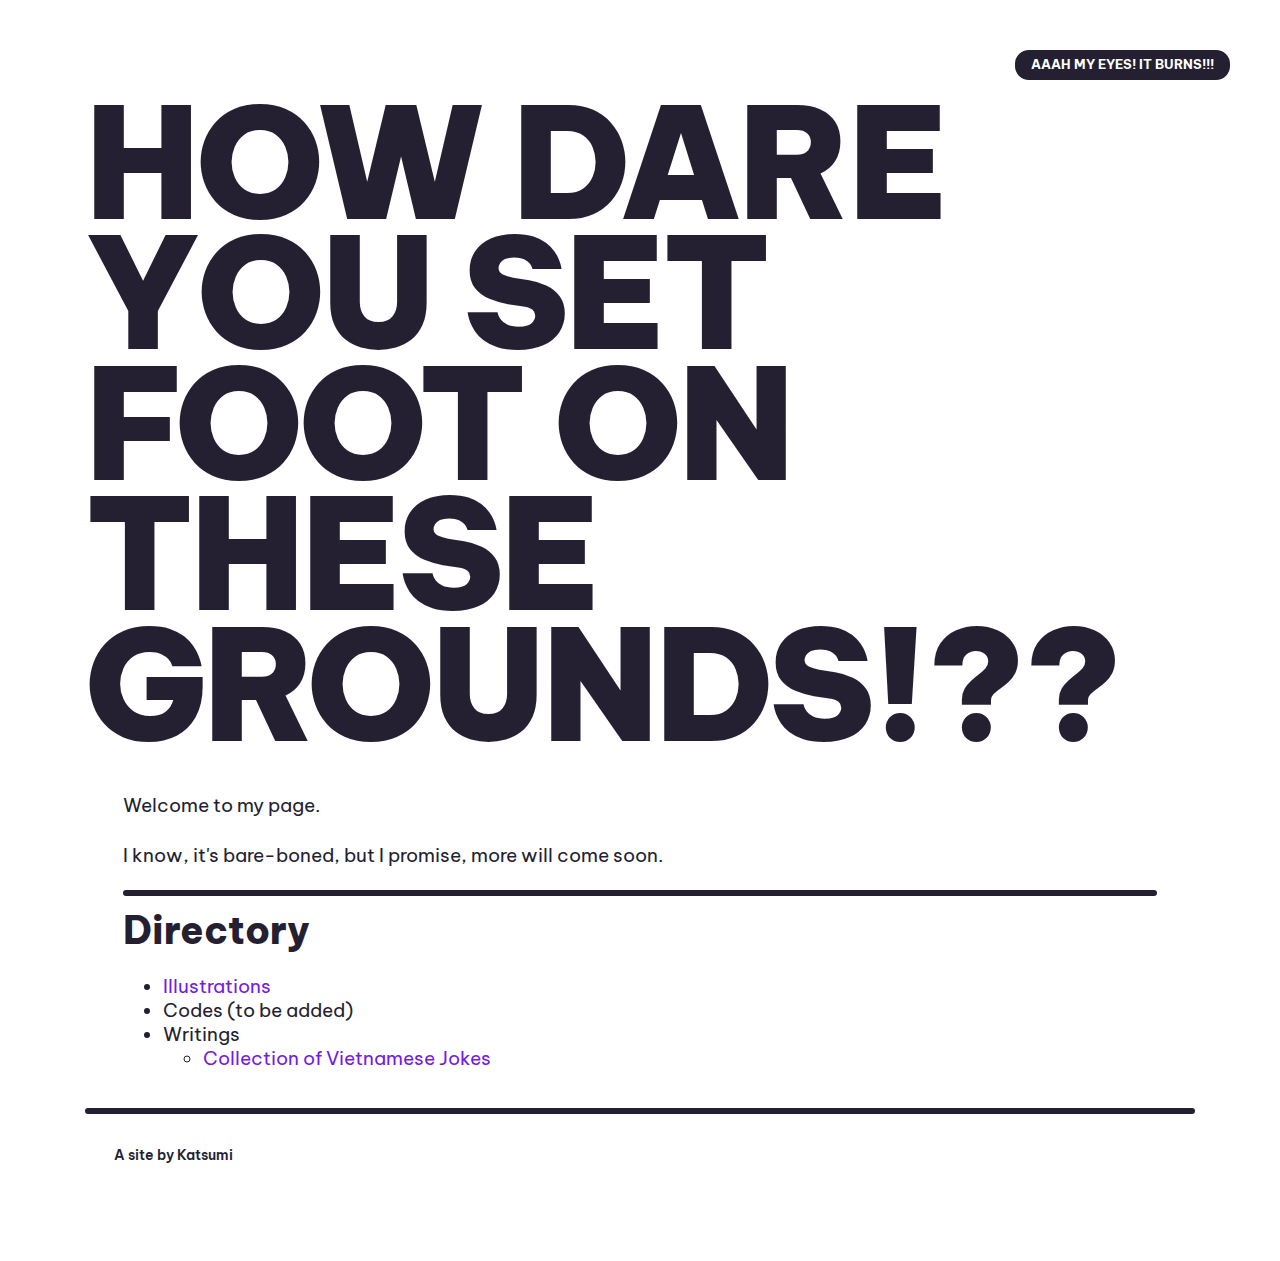
<file: index.html>
<!DOCTYPE html>
<html>
<head>
    <meta charset="utf-8">
    <meta name="viewport" content="width=device-width, initial-scale=1.0">
    <title>katsumi's page</title>
    <link rel="preconnect" href="https://fonts.googleapis.com">
    <link rel="preconnect" href="https://fonts.gstatic.com" crossorigin>
    <link href="https://fonts.googleapis.com/css2?family=Be+Vietnam+Pro:ital,wght@0,100;0,200;0,300;0,400;0,500;0,600;0,700;0,800;0,900;1,100;1,200;1,300;1,400;1,500;1,600;1,700;1,800;1,900&display=swap" rel="stylesheet">
    <link rel="stylesheet" type="text/css" href="styles/common.css">
    <meta name="google-site-verification" content="wpHpKQMhnERUigSZGj1pX9xRpR-QM3IRlxAbh73xdZw">
</head>
<body>
    <div class="main-container">
        <div class="intro" id="audio-HowDareYouSetFootOnTheseGrounds">How dare you set foot on these grounds!??</div>
        <div class="text">
            <p>Welcome to my page.</p>
            <p>I know, it's bare-boned, but I promise, more will come soon.</p>
            <hr>
            <h1>Directory</h1>
            <ul>
                <li><a href="/illustrations/">Illustrations</a></li>
                <li>Codes <span class="small">(to be added)</span></li>
                <li>Writings</li>
                <ul>
                    <li><a href="writings/CollectionOfVietnameseJokes.html">Collection of Vietnamese Jokes</a></li>
                </ul>
            </ul>
        </div>
        <hr>
        <div class="text page-credits">
            <p>A site by Katsumi</p>
        </div>
    </div>
    <button id="toggle-mode">AAAH MY EYES! IT BURNS!!!</button>
    <!-- JAVASCRIPT IMPORT HERE! DO NOT TOUCH! -->
    <script src="js/dark-mode.js"></script>
    <script src="js/audio.js"></script>
    <!-- JAVASCRIPT IMPORT ENDS! ALL CLEAR! -->
</body>
</html>
</file>
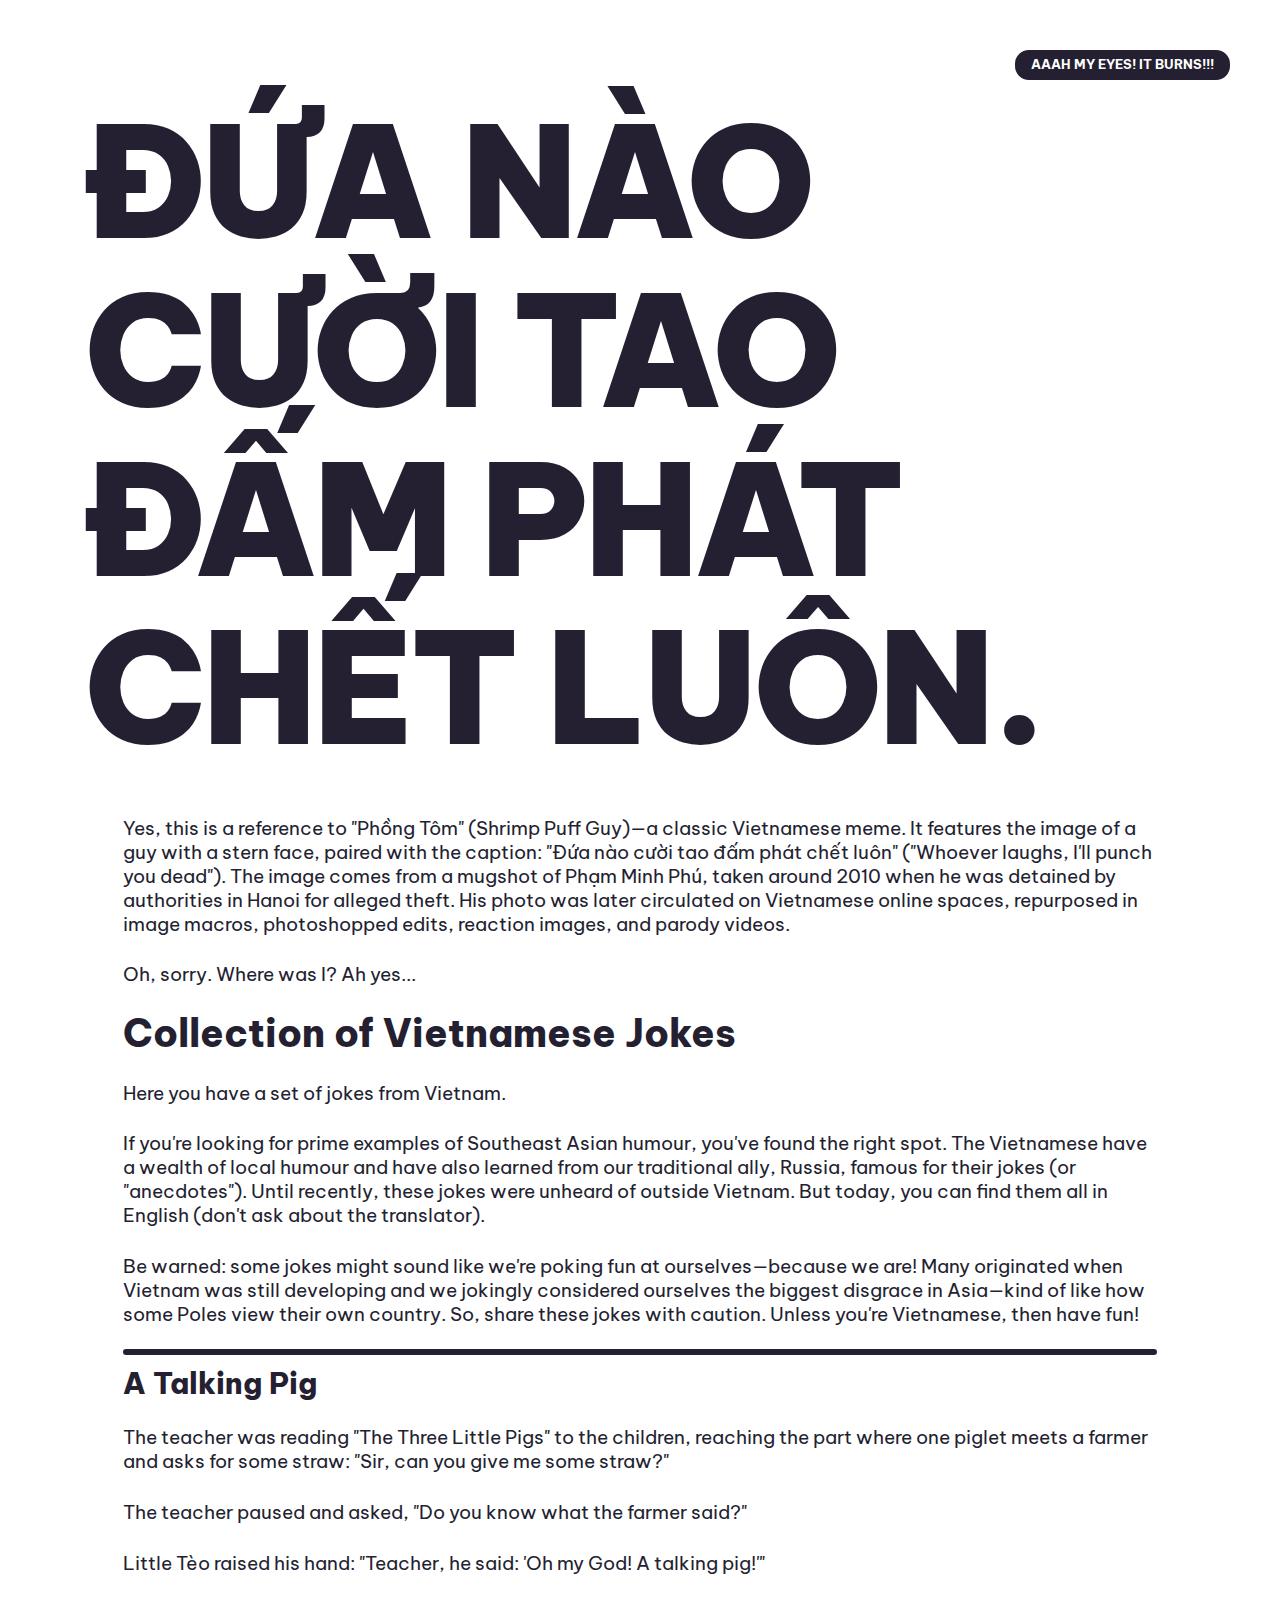
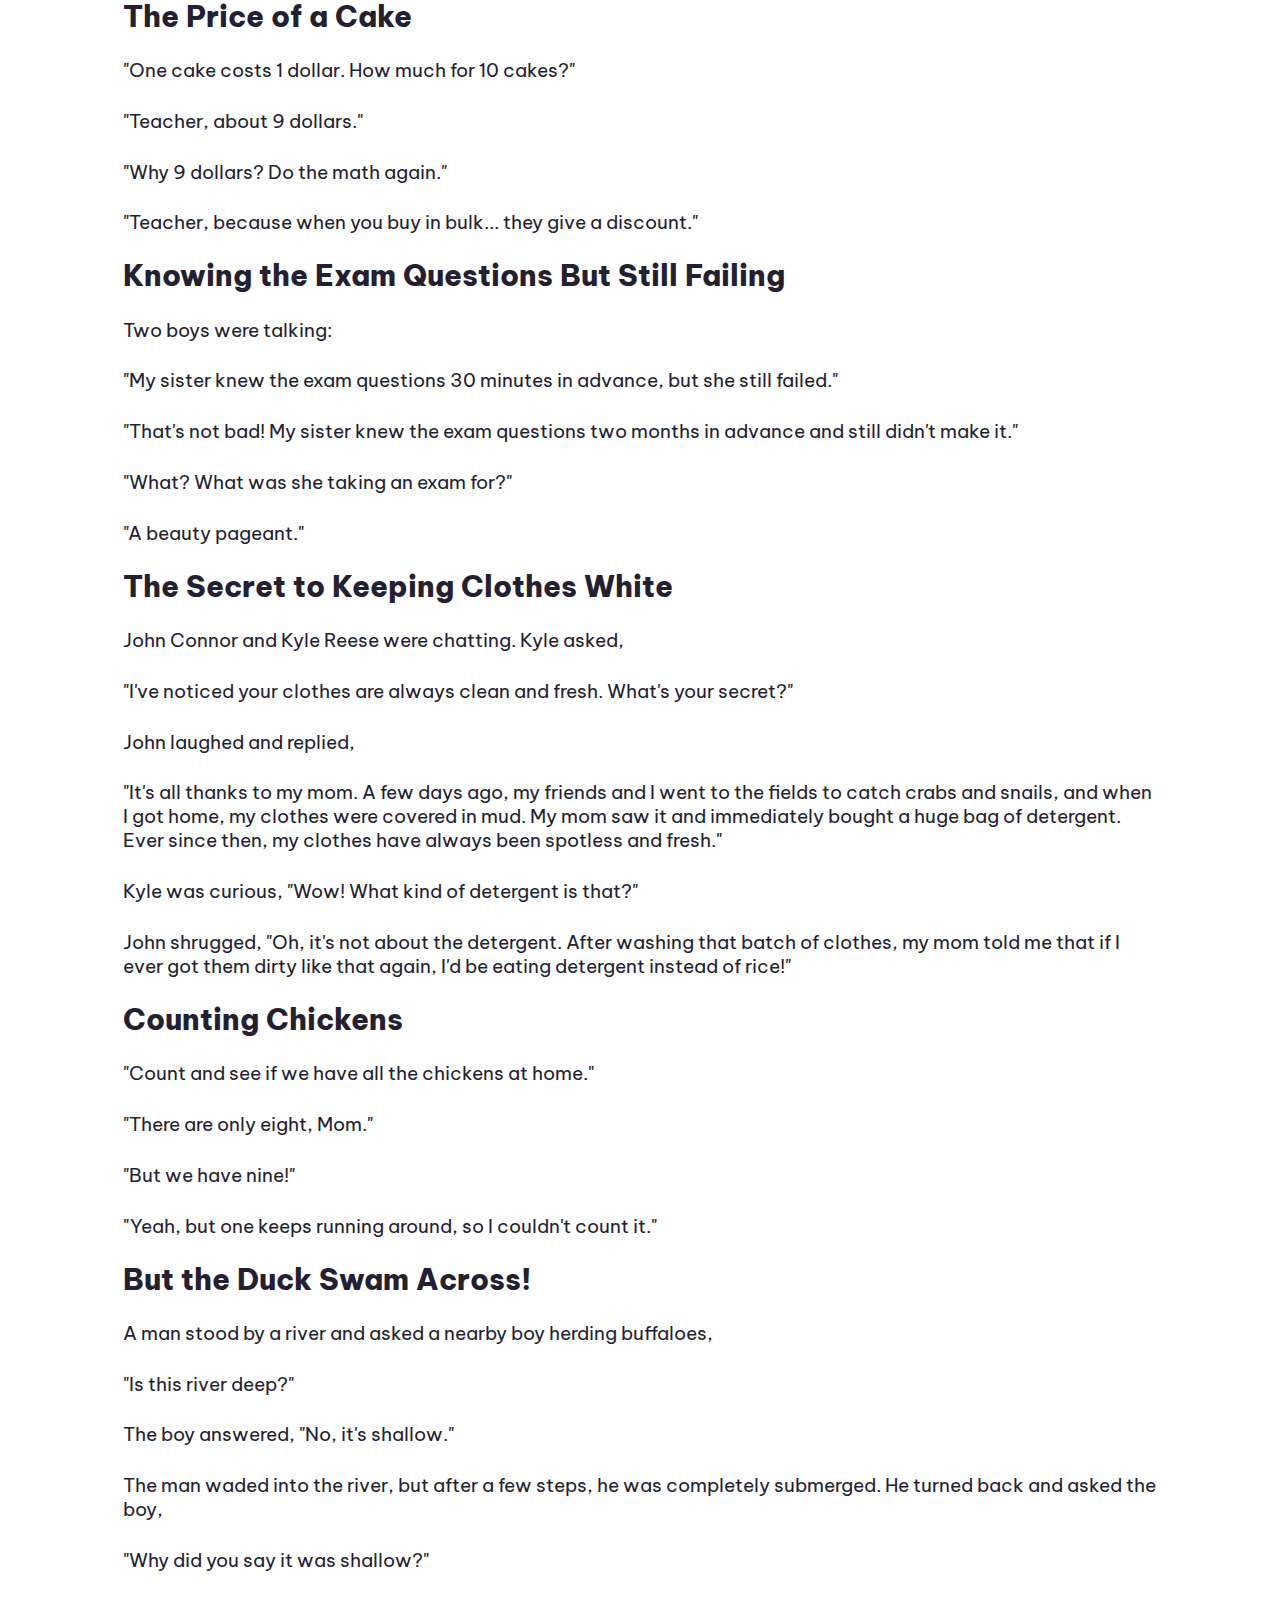
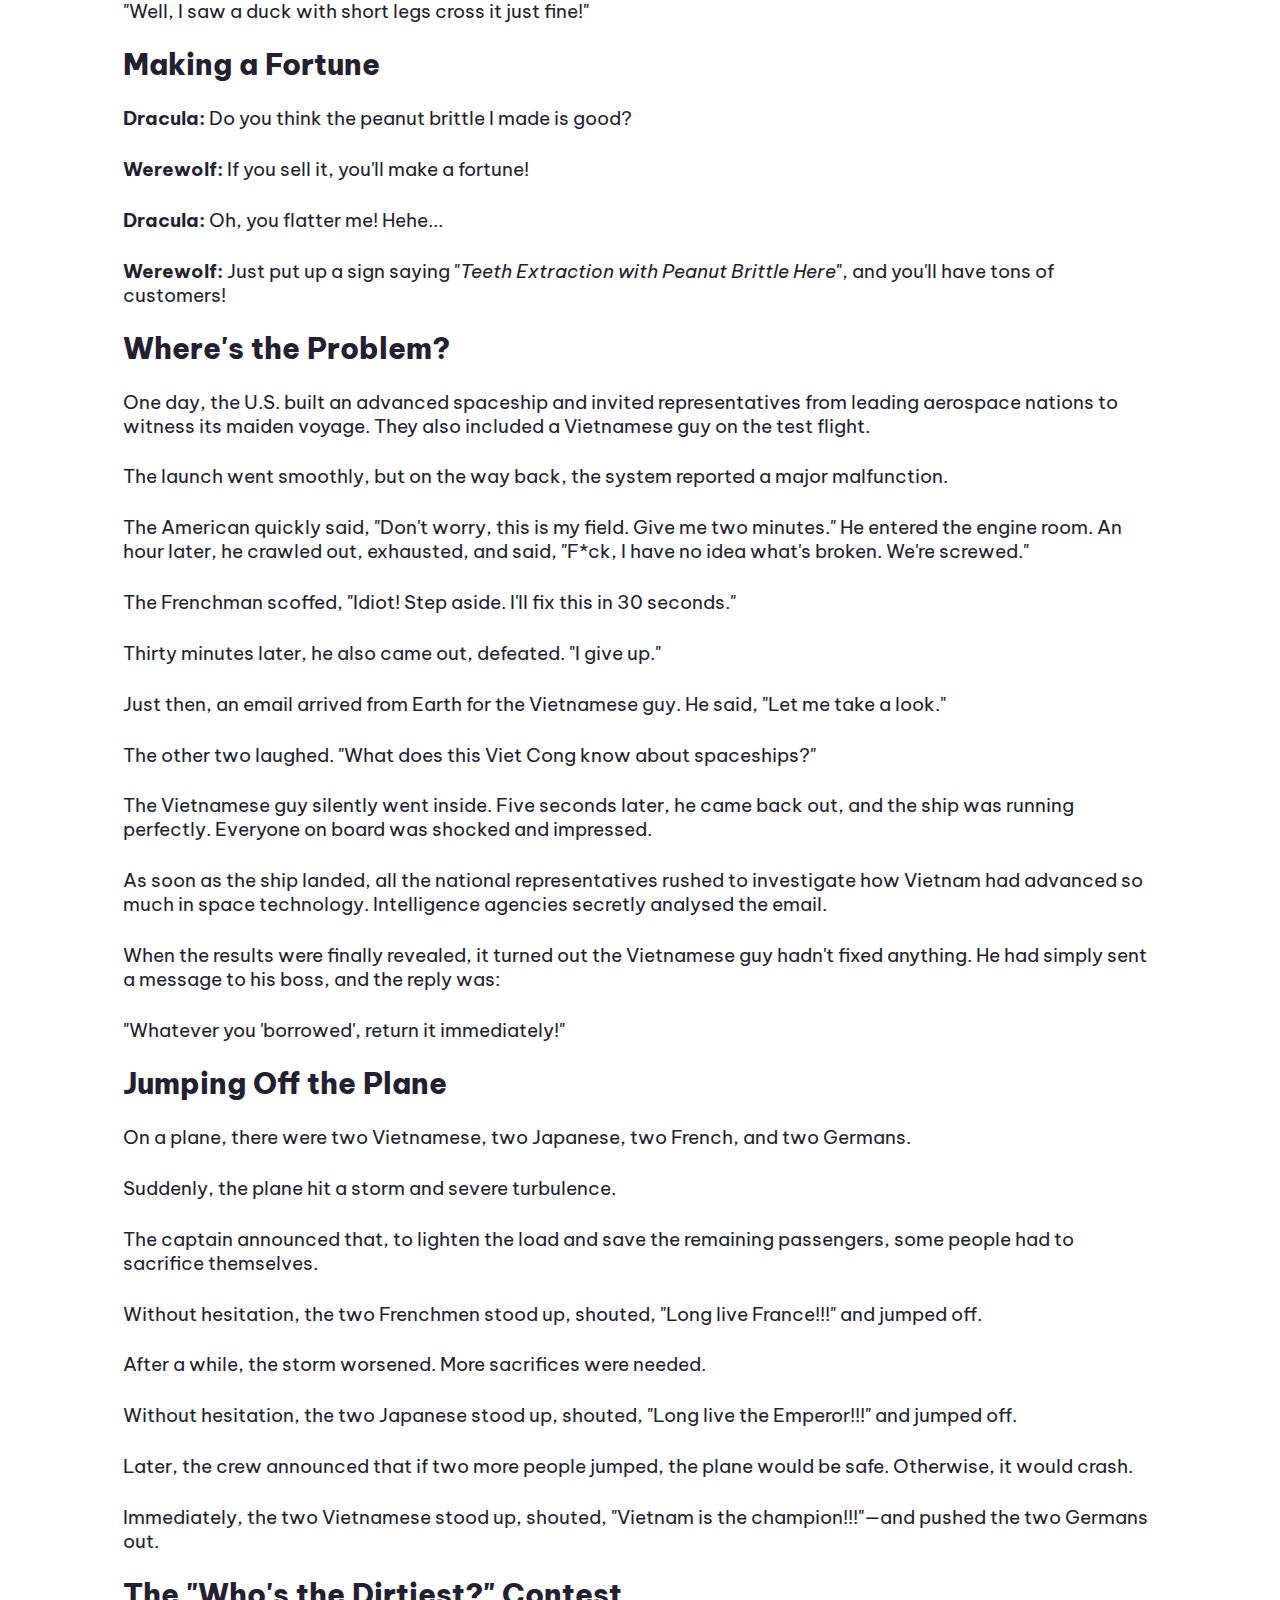
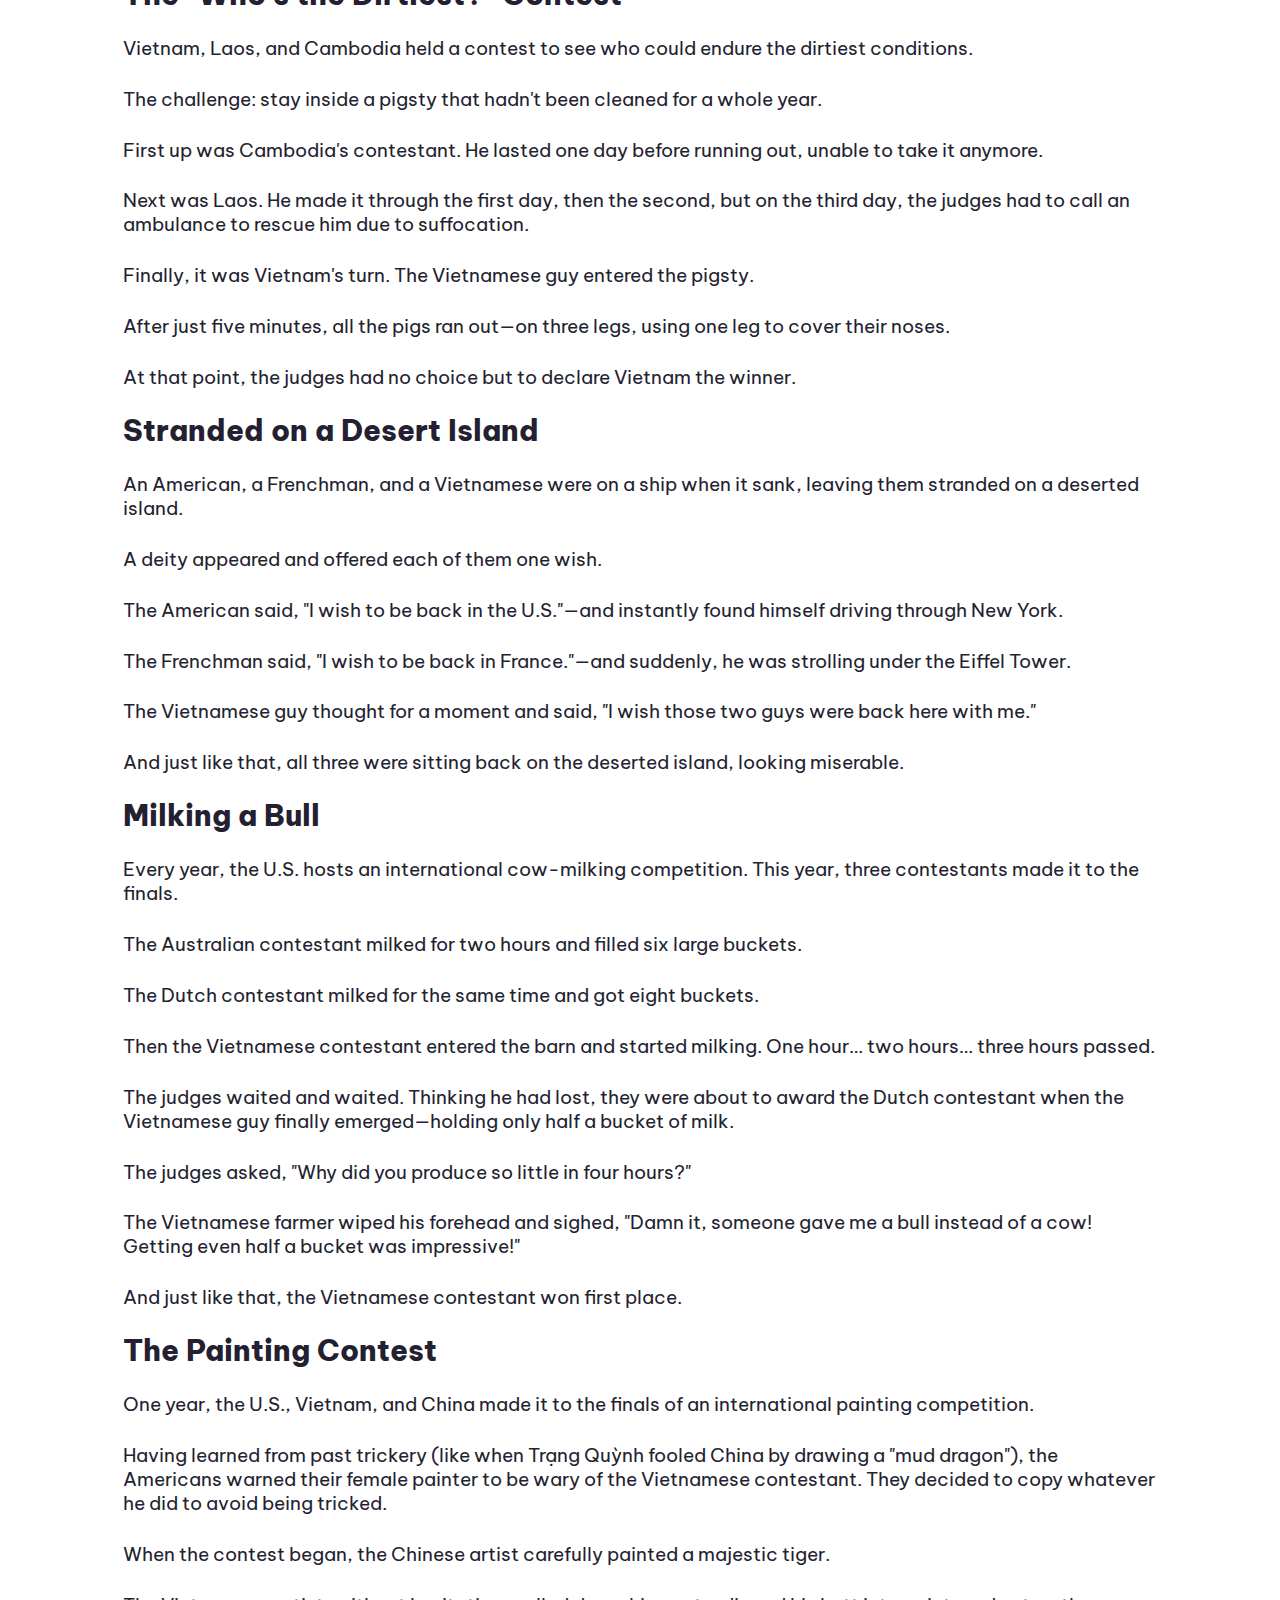
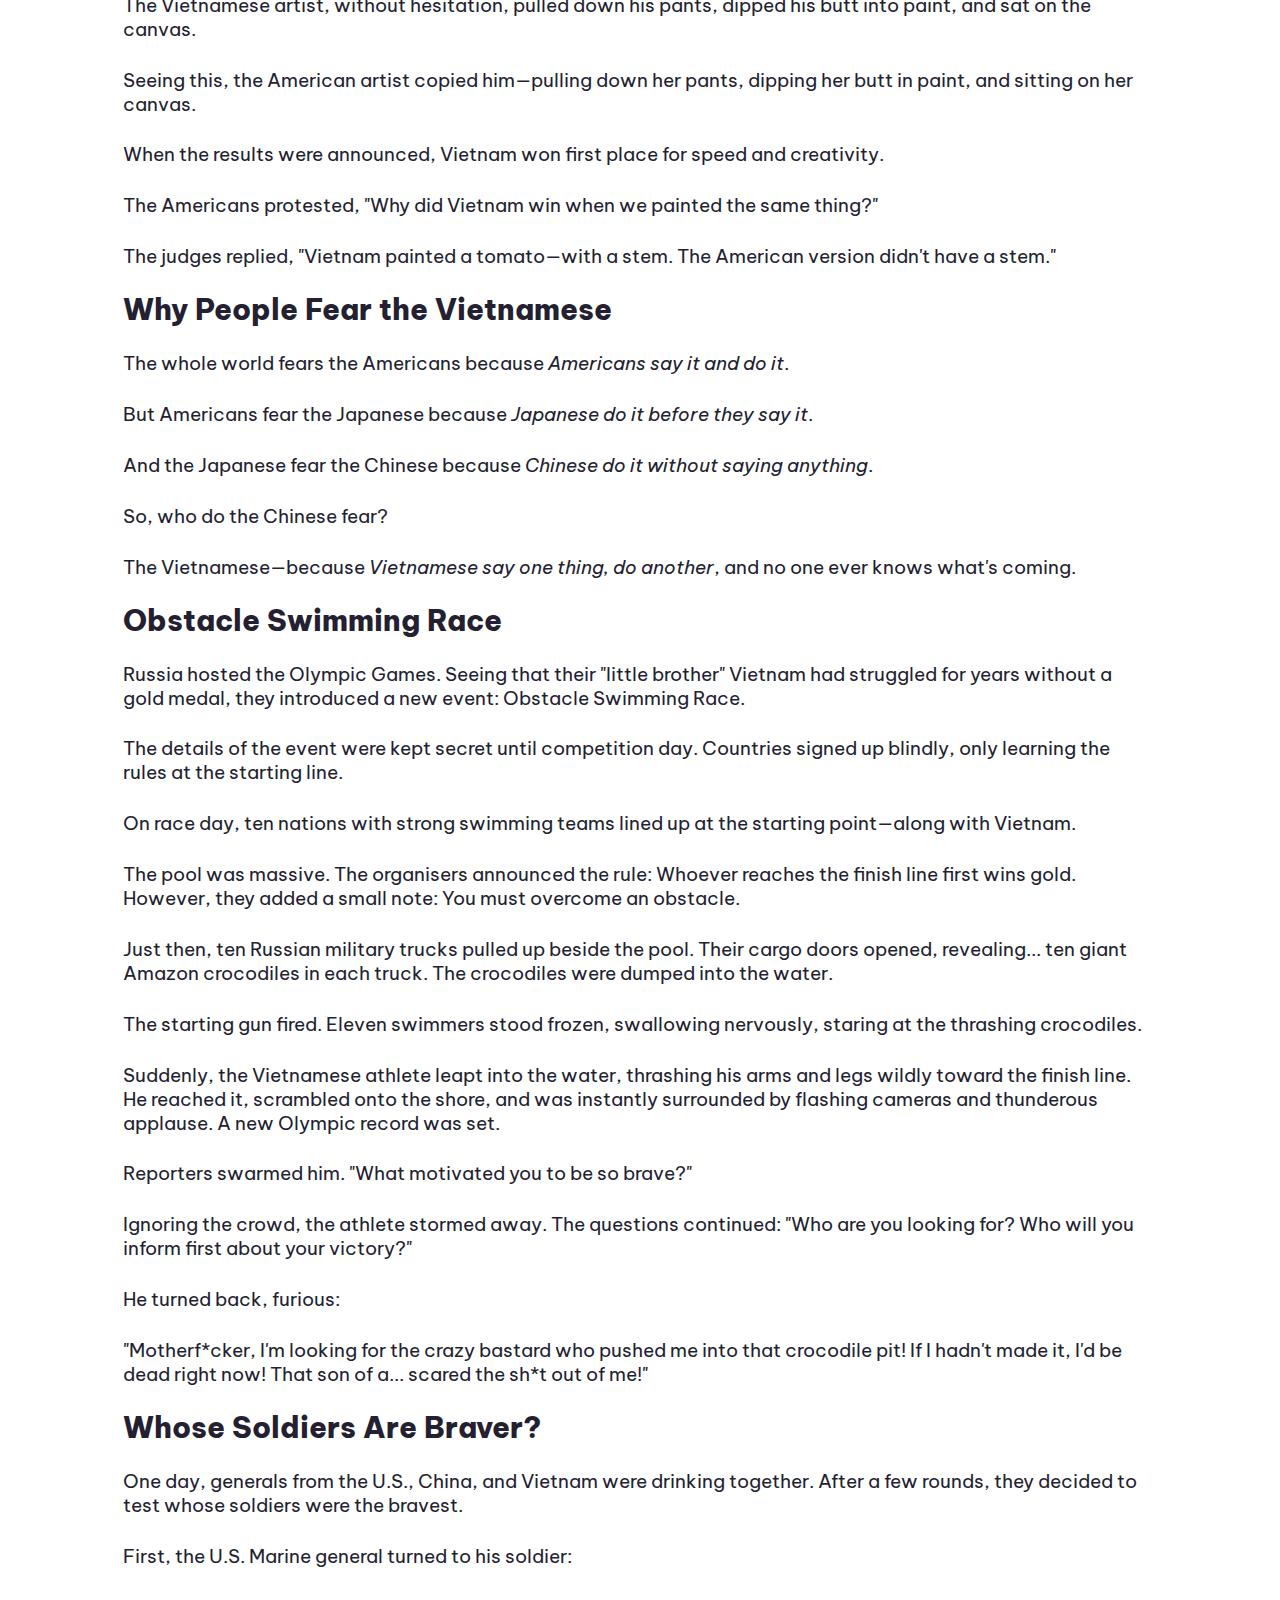
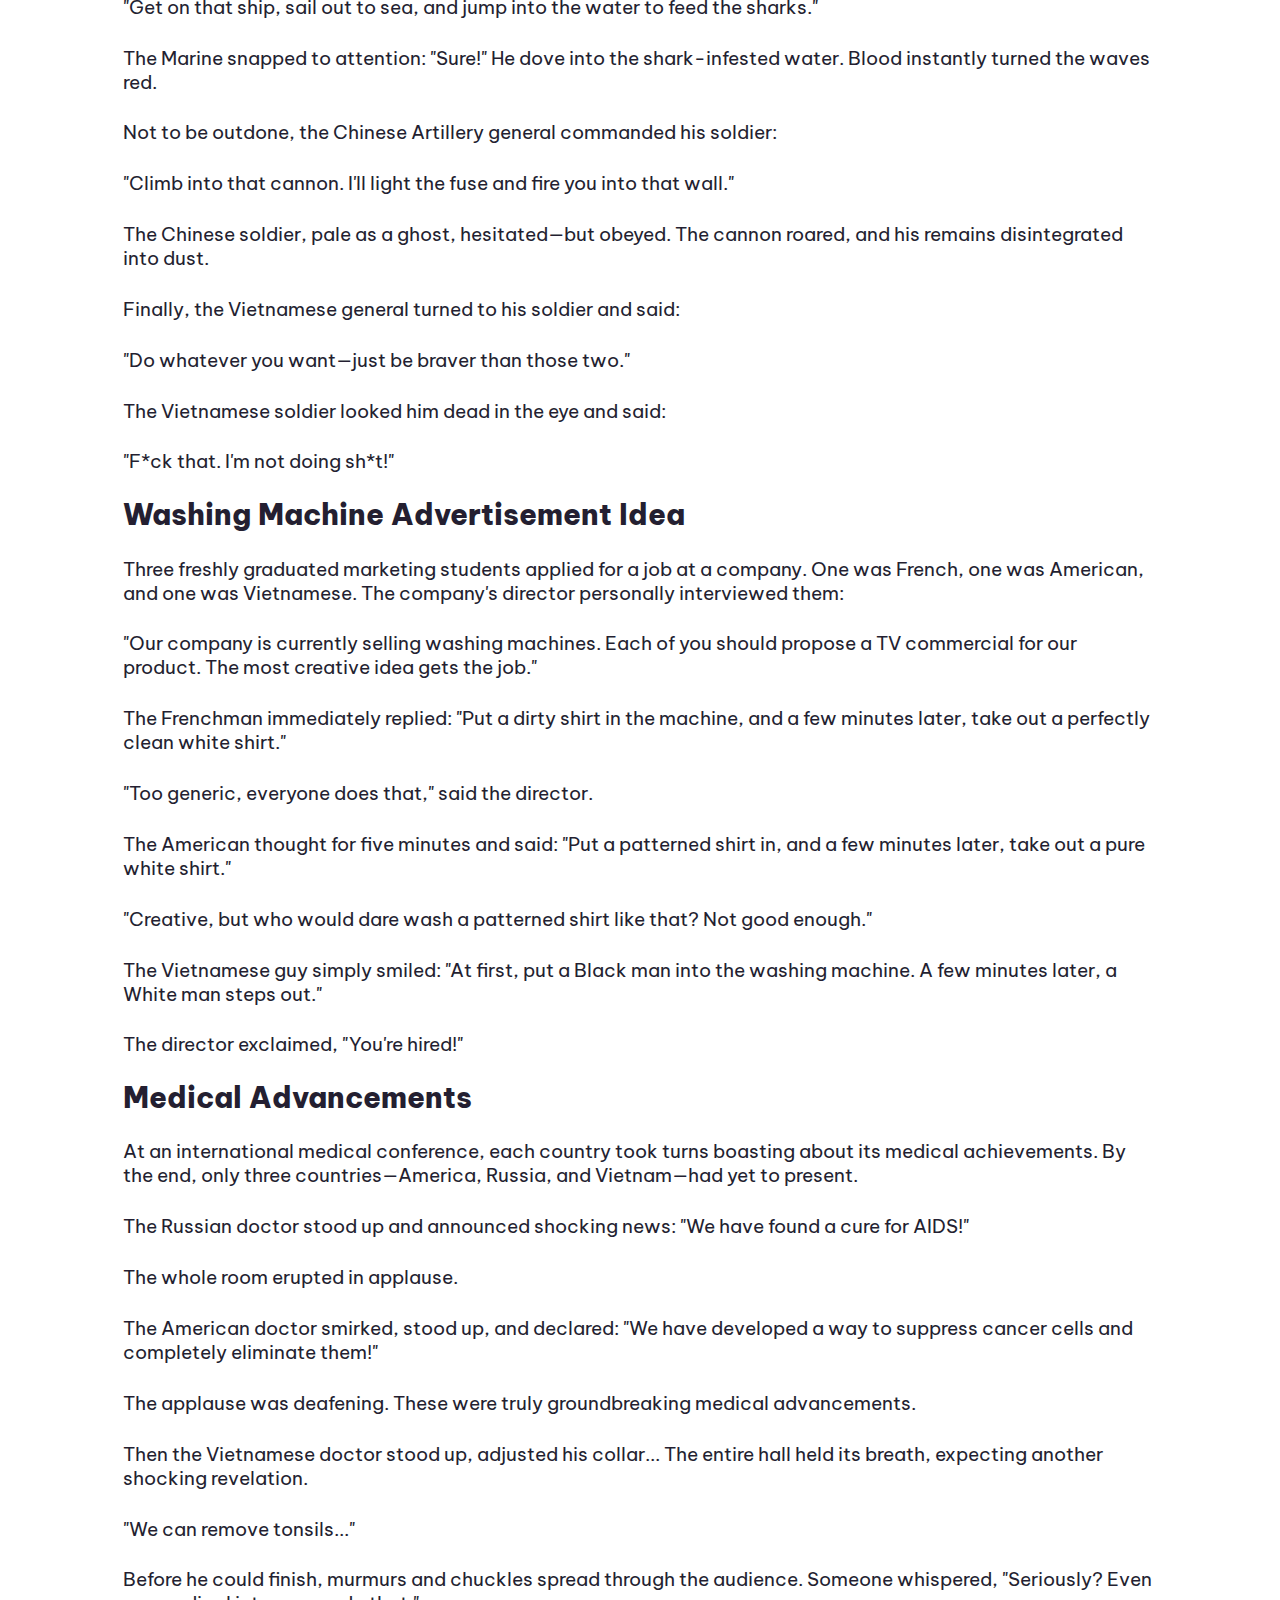
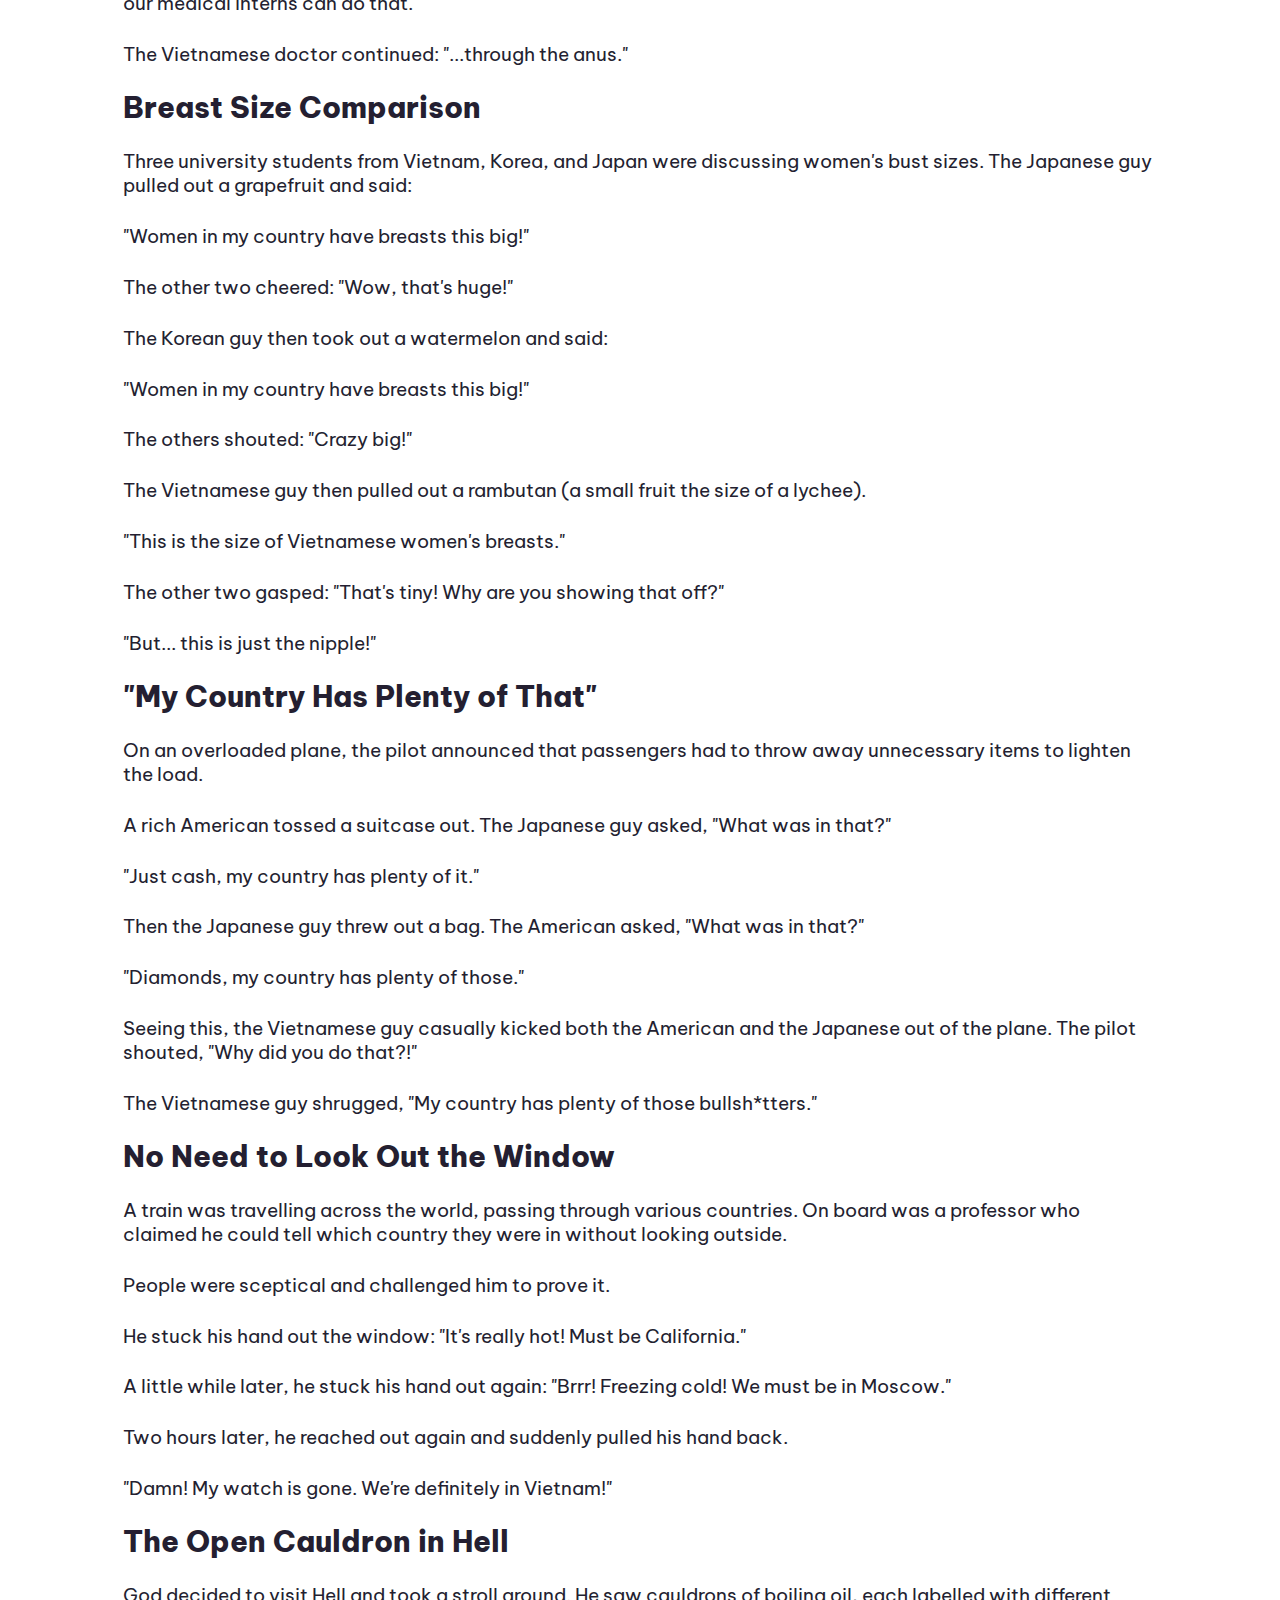
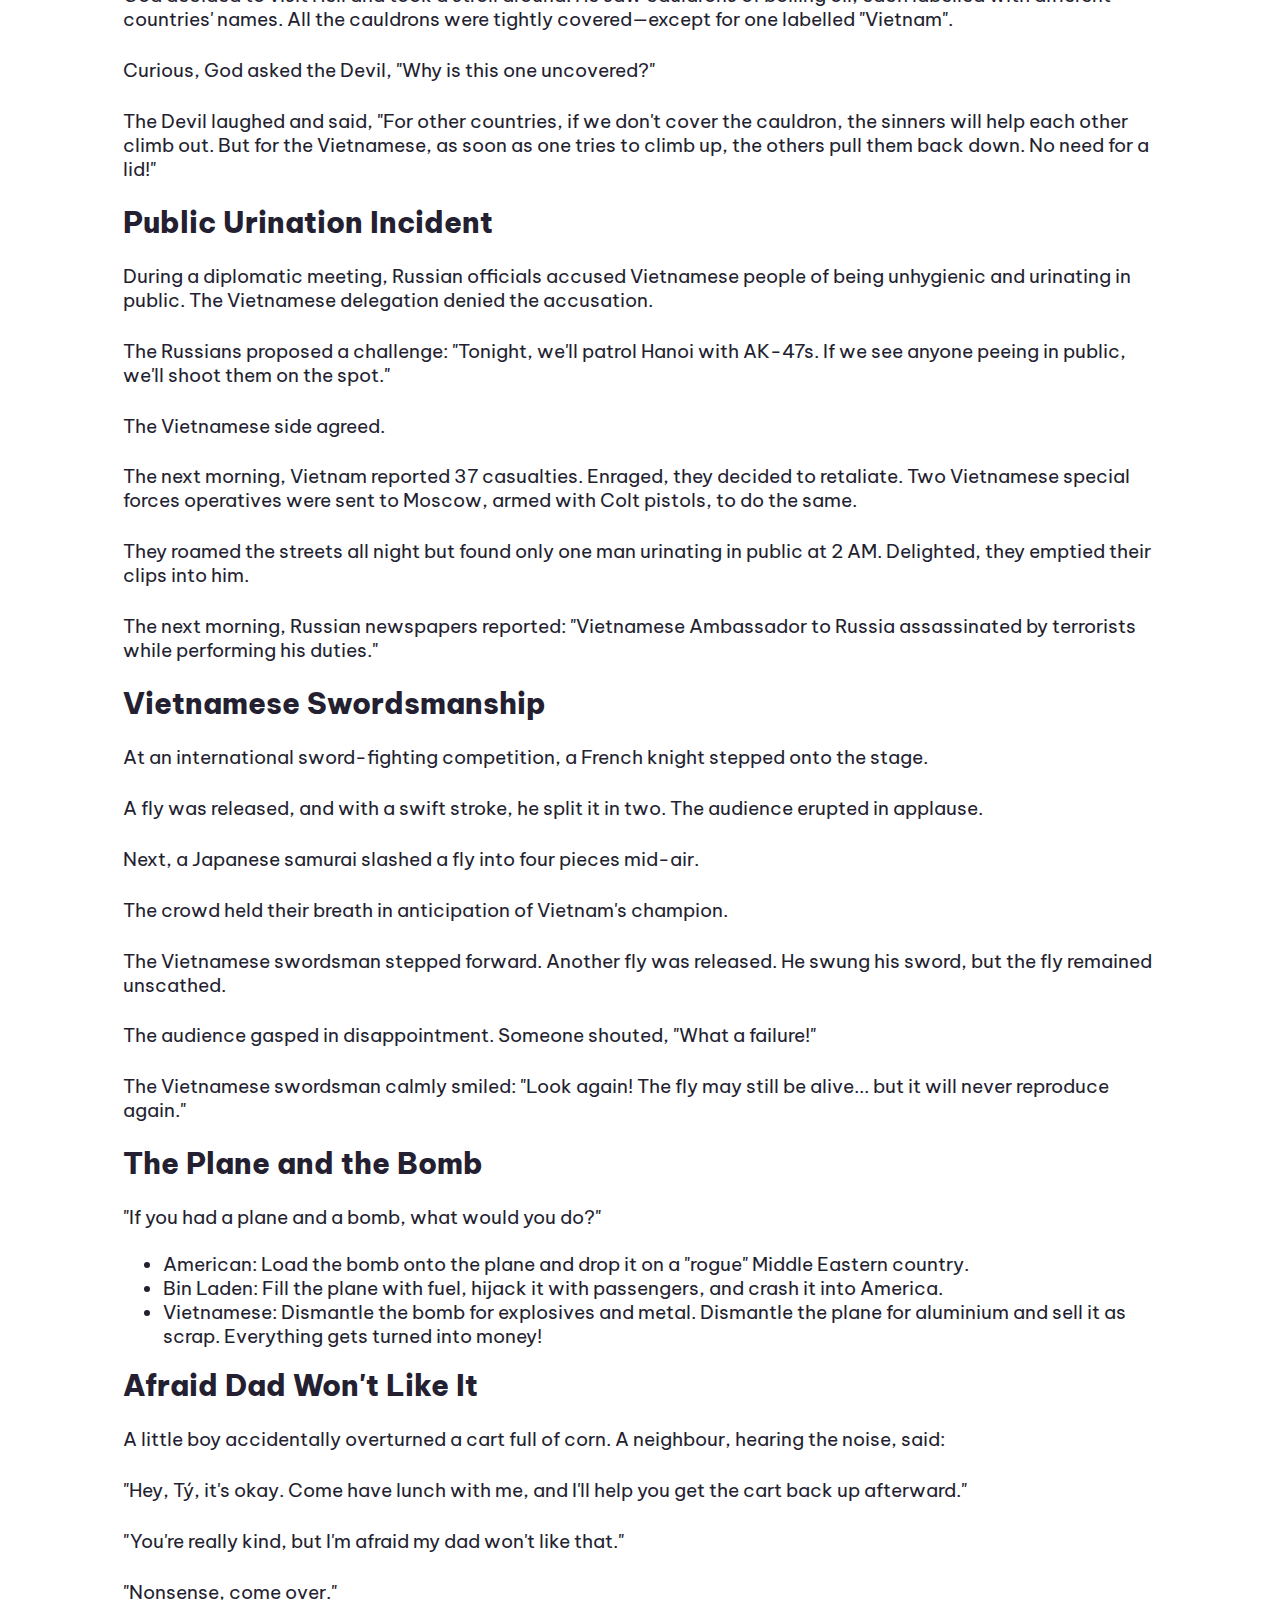
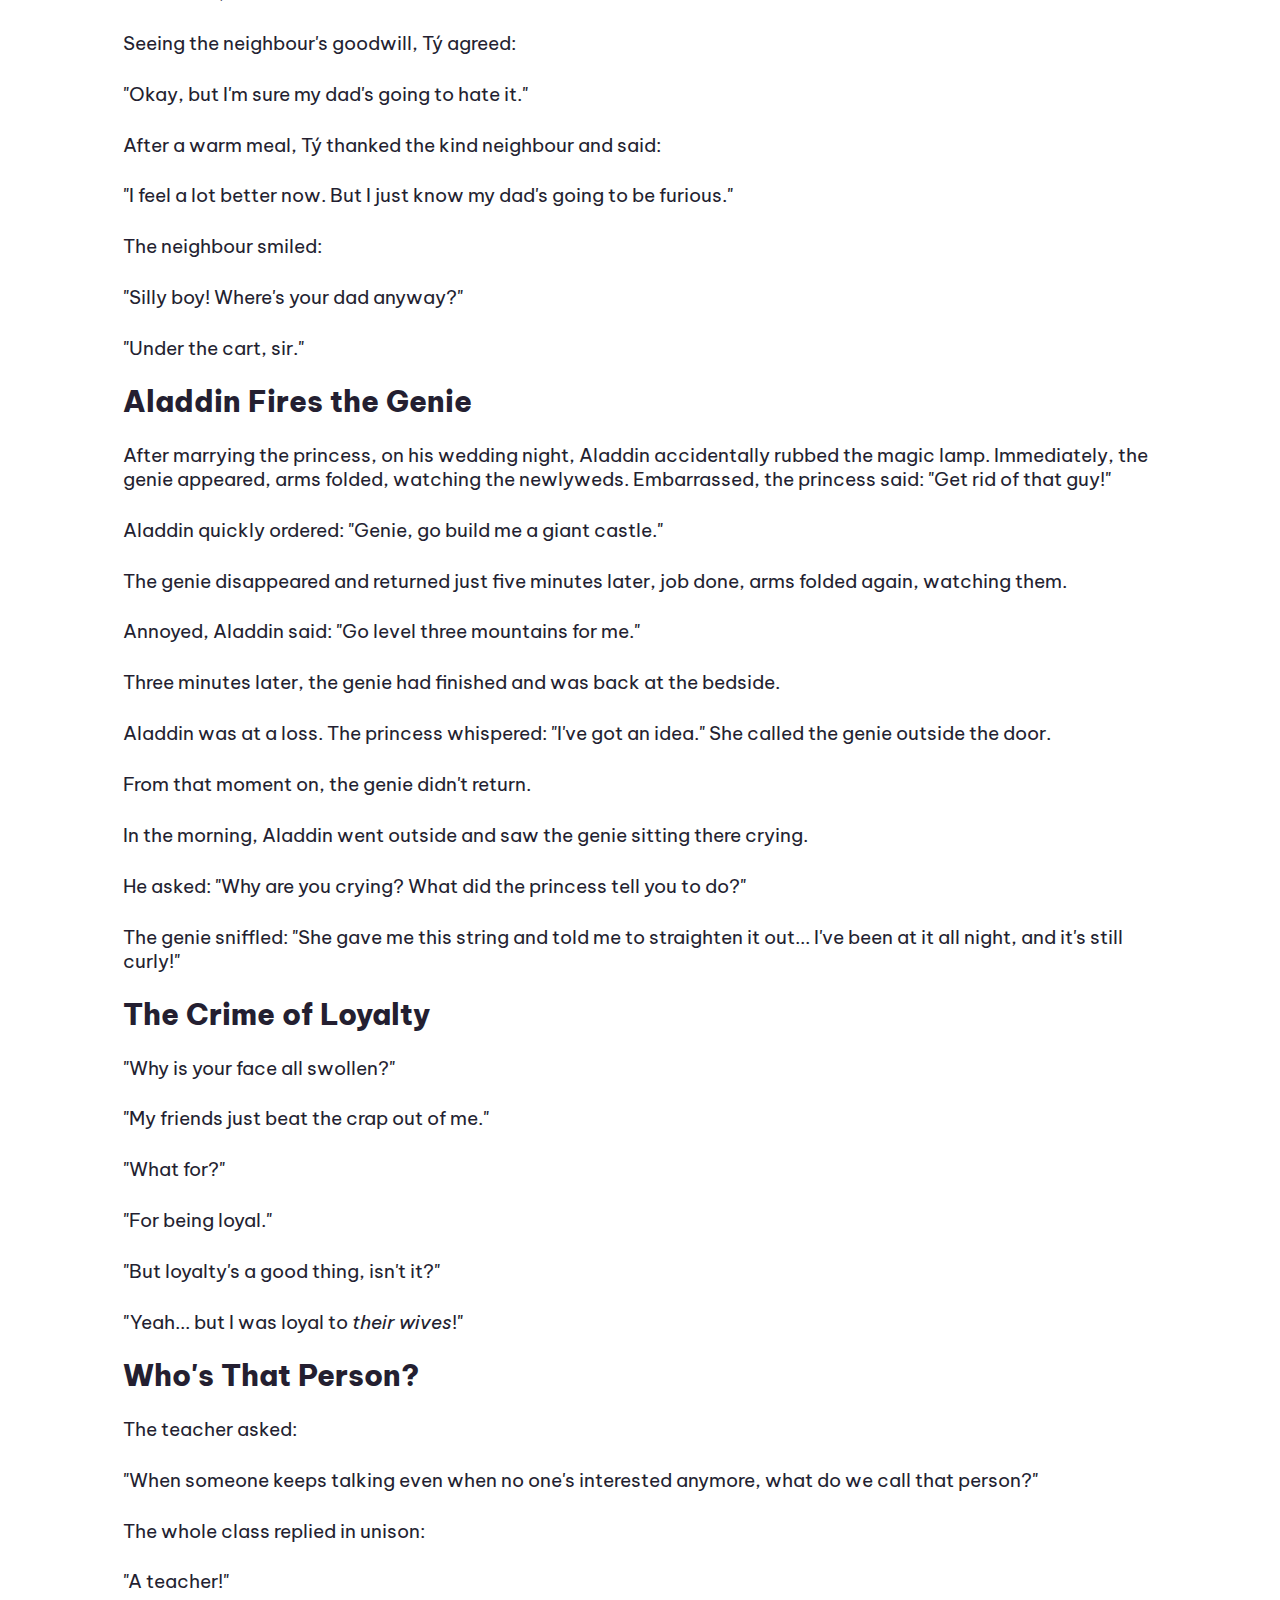
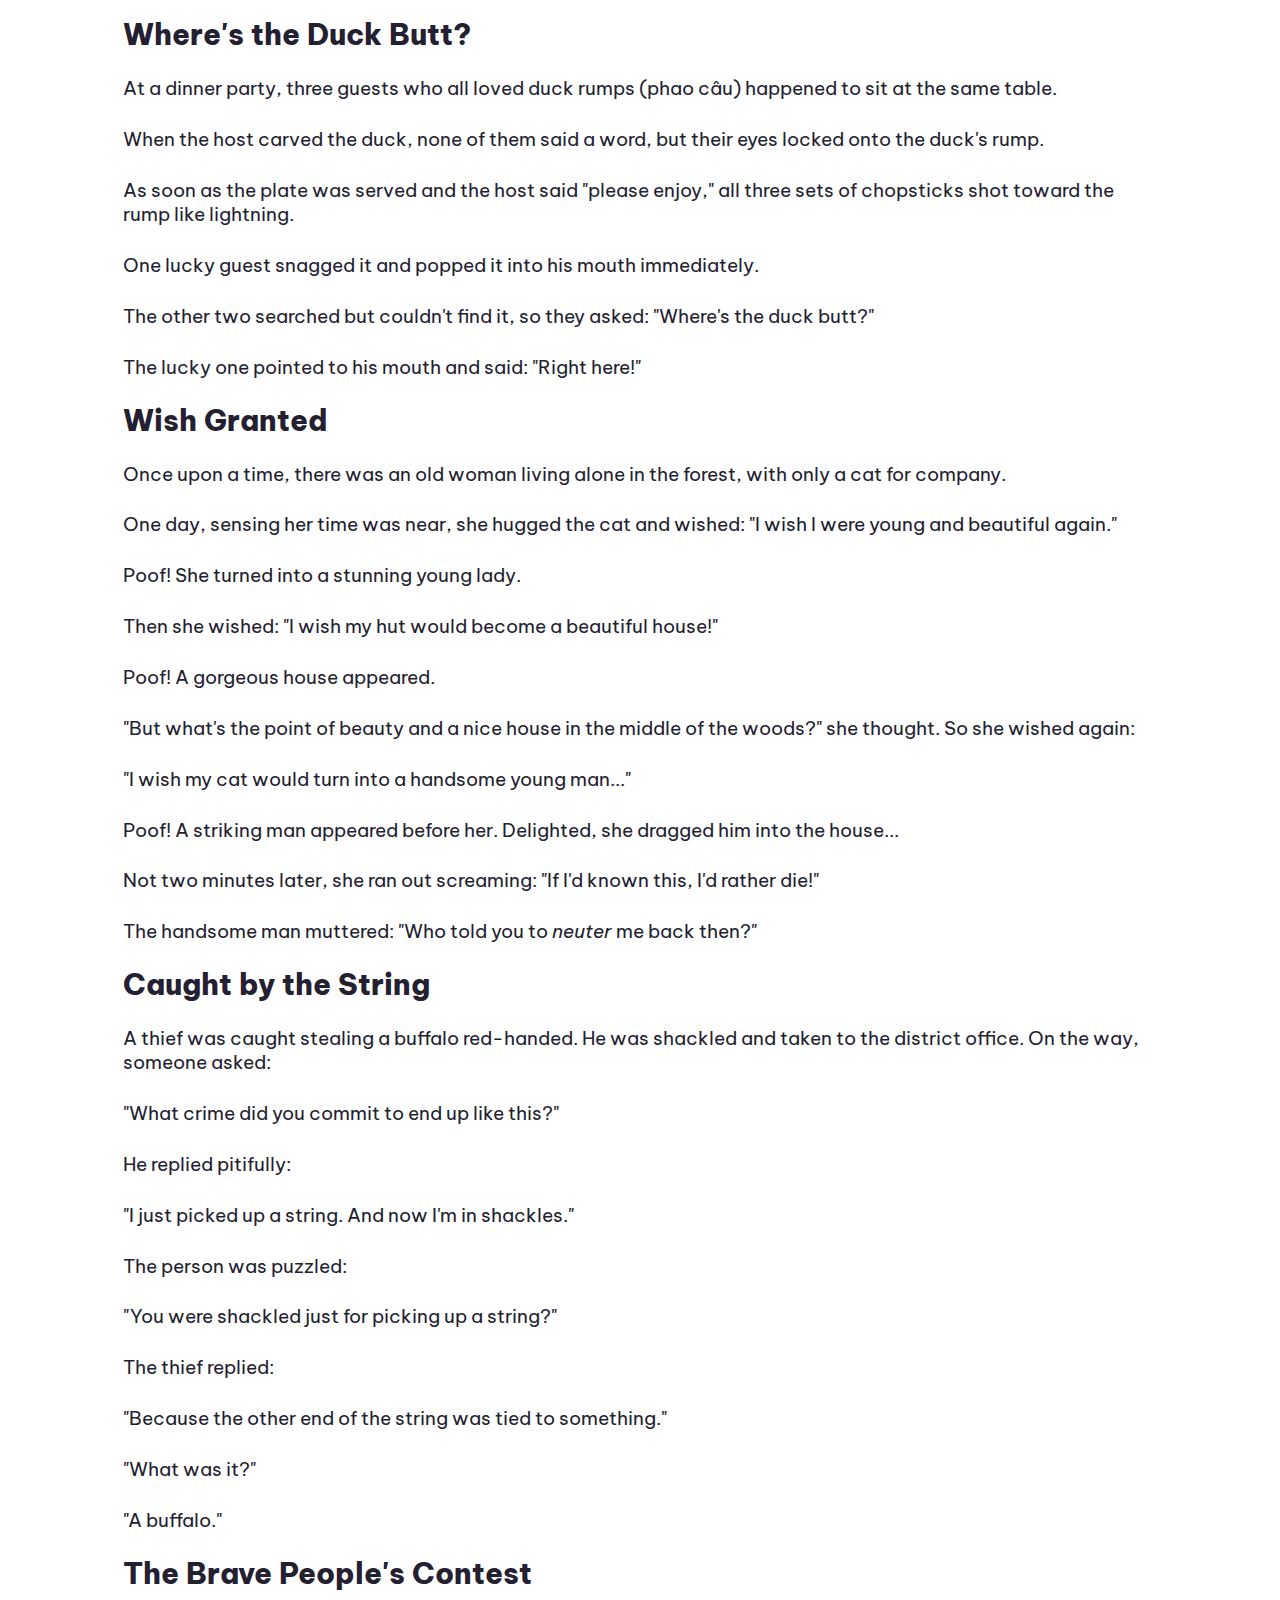
<file: writings/CollectionOfVietnameseJokes.html>
<!DOCTYPE html>
<html>
<head>
    <meta charset="utf-8">
    <meta name="viewport" content="width=device-width, initial-scale=1.0">
    <title>Collection of Vietnamese Jokes</title>
    <meta name="google-site-verification" content="wpHpKQMhnERUigSZGj1pX9xRpR-QM3IRlxAbh73xdZw">
    <link rel="preconnect" href="https://fonts.googleapis.com">
    <link rel="preconnect" href="https://fonts.gstatic.com" crossorigin>
    <link href="https://fonts.googleapis.com/css2?family=Be+Vietnam+Pro:ital,wght@0,100;0,200;0,300;0,400;0,500;0,600;0,700;0,800;0,900;1,100;1,200;1,300;1,400;1,500;1,600;1,700;1,800;1,900&display=swap" rel="stylesheet">
    <link rel="stylesheet" type="text/css" href="../styles/common.css">
</head>
<body>
    <div class="main-container">
        <div class="intro" style="line-height: 1.1em;">Đứa nào cười tao đấm phát chết luôn.</div>
        <div class="text">
            <p>Yes, this is a reference to <span id="spoiler" class="blurred">"Phồng Tôm" (Shrimp Puff Guy)—a classic Vietnamese meme. It features the image of a guy with a stern face, paired with the caption: "Đứa nào cười tao đấm phát chết luôn" ("Whoever laughs, I'll punch you dead"). The image comes from a mugshot of Phạm Minh Phú, taken around 2010 when he was detained by authorities in Hanoi for alleged theft. His photo was later circulated on Vietnamese online spaces, repurposed in image macros, photoshopped edits, reaction images, and parody videos.</span></p>
            <p>Oh, sorry. Where was I? Ah yes...</p>
            <h1>Collection of Vietnamese Jokes</h1>
            <p>Here you have a set of jokes from Vietnam.</p>
            <p>If you're looking for prime examples of Southeast Asian humour, you've found the right spot. The Vietnamese have a wealth of local humour and have also learned from our traditional ally, Russia, famous for their jokes (or "anecdotes"). Until recently, these jokes were unheard of outside Vietnam. But today, you can find them all in English (don't ask about the translator).</p>
            <p>Be warned: some jokes might sound like we're poking fun at ourselves—because we are! Many originated when Vietnam was still developing and we jokingly considered ourselves the biggest disgrace in Asia—kind of like how some Poles view their own country. So, share these jokes with caution. Unless you're Vietnamese, then have fun!</p>
            <hr>
            <h2 id="ATalkingPig">A Talking Pig</h2>
            <p>The teacher was reading "The Three Little Pigs" to the children, reaching the part where one piglet meets a farmer and asks for some straw: "Sir, can you give me some straw?"</p>
            <p>The teacher paused and asked, "Do you know what the farmer said?"</p>
            <p>Little Tèo raised his hand: "Teacher, he said: 'Oh my God! A talking pig!'"</p>
            <h2 id="ThePriceOfACake">The Price of a Cake</h2>
            <p>"One cake costs 1 dollar. How much for 10 cakes?"</p>
            <p>"Teacher, about 9 dollars."</p>
            <p>"Why 9 dollars? Do the math again."</p>
            <p>"Teacher, because when you buy in bulk... they give a discount."</p>
            <h2 id="KnowingTheExamQuestionsButStillFailing">Knowing the Exam Questions But Still Failing</h2>
            <p>Two boys were talking:</p>
            <p>"My sister knew the exam questions 30 minutes in advance, but she still failed."</p>
            <p>"That's not bad! My sister knew the exam questions two months in advance and still didn't make it."</p>
            <p>"What? What was she taking an exam for?"</p>
            <p>"A beauty pageant."</p>
            <h2 id="TheSecretToKeepingClothesWhite">The Secret to Keeping Clothes White</h2>
            <p>John Connor and Kyle Reese were chatting. Kyle asked,</p>
            <p>"I've noticed your clothes are always clean and fresh. What's your secret?"</p>
            <p>John laughed and replied,</p>
            <p>"It's all thanks to my mom. A few days ago, my friends and I went to the fields to catch crabs and snails, and when I got home, my clothes were covered in mud. My mom saw it and immediately bought a huge bag of detergent. Ever since then, my clothes have always been spotless and fresh."</p>
            <p>Kyle was curious, "Wow! What kind of detergent is that?"</p>
            <p>John shrugged, "Oh, it's not about the detergent. After washing that batch of clothes, my mom told me that if I ever got them dirty like that again, I'd be eating detergent instead of rice!"</p>
            <h2 id="CountingChickens">Counting Chickens</h2>
            <p>"Count and see if we have all the chickens at home."</p>
            <p>"There are only eight, Mom."</p>
            <p>"But we have nine!"</p>
            <p>"Yeah, but one keeps running around, so I couldn't count it."</p>
            <h2 id="ButTheDuckSwamAcross">But the Duck Swam Across!</h2>
            <p>A man stood by a river and asked a nearby boy herding buffaloes,</p>
            <p>"Is this river deep?"</p>
            <p>The boy answered, "No, it's shallow."</p>
            <p>The man waded into the river, but after a few steps, he was completely submerged. He turned back and asked the boy,</p>
            <p>"Why did you say it was shallow?"</p>
            <p>"Well, I saw a duck with short legs cross it just fine!"</p>
            <h2 id="MakingAFortune">Making a Fortune</h2>
            <p><strong>Dracula:</strong> Do you think the peanut brittle I made is good?</p>
            <p><strong>Werewolf:</strong> If you sell it, you'll make a fortune!</p>
            <p><strong>Dracula:</strong> Oh, you flatter me! Hehe...</p>
            <p><strong>Werewolf:</strong> Just put up a sign saying "<em>Teeth Extraction with Peanut Brittle Here</em>", and you'll have tons of customers!</p>
            <h2 id="WheresTheProblem">Where's the Problem?</h2>
            <p>One day, the U.S. built an advanced spaceship and invited representatives from leading aerospace nations to witness its maiden voyage. They also included a Vietnamese guy on the test flight.</p>
            <p>The launch went smoothly, but on the way back, the system reported a major malfunction.</p>
            <p>The American quickly said, "Don't worry, this is my field. Give me two minutes." He entered the engine room. An hour later, he crawled out, exhausted, and said, "F*ck, I have no idea what's broken. We're screwed."</p>
            <p>The Frenchman scoffed, "Idiot! Step aside. I'll fix this in 30 seconds."</p>
            <p>Thirty minutes later, he also came out, defeated. "I give up."</p>
            <p>Just then, an email arrived from Earth for the Vietnamese guy. He said, "Let me take a look."</p>
            <p>The other two laughed. "What does this Viet Cong know about spaceships?"</p>
            <p>The Vietnamese guy silently went inside. Five seconds later, he came back out, and the ship was running perfectly. Everyone on board was shocked and impressed.</p>
            <p>As soon as the ship landed, all the national representatives rushed to investigate how Vietnam had advanced so much in space technology. Intelligence agencies secretly analysed the email.</p>
            <p>When the results were finally revealed, it turned out the Vietnamese guy hadn't fixed anything. He had simply sent a message to his boss, and the reply was:</p>
            <p>"Whatever you 'borrowed', return it immediately!"</p>
            <h2 id="JumpingOffThePlane">Jumping Off the Plane</h2>
            <p>On a plane, there were two Vietnamese, two Japanese, two French, and two Germans.</p>
            <p>Suddenly, the plane hit a storm and severe turbulence.</p>
            <p>The captain announced that, to lighten the load and save the remaining passengers, some people had to sacrifice themselves.</p>
            <p>Without hesitation, the two Frenchmen stood up, shouted, "Long live France!!!" and jumped off.</p>
            <p>After a while, the storm worsened. More sacrifices were needed.</p>
            <p>Without hesitation, the two Japanese stood up, shouted, "Long live the Emperor!!!" and jumped off.</p>
            <p>Later, the crew announced that if two more people jumped, the plane would be safe. Otherwise, it would crash.</p>
            <p>Immediately, the two Vietnamese stood up, shouted, "Vietnam is the champion!!!"—and pushed the two Germans out.</p>
            <h2 id="TheWhosTheDirtiestContest">The "Who's the Dirtiest?" Contest</h2>
            <p>Vietnam, Laos, and Cambodia held a contest to see who could endure the dirtiest conditions.</p>
            <p>The challenge: stay inside a pigsty that hadn't been cleaned for a whole year.</p>
            <p>First up was Cambodia's contestant. He lasted one day before running out, unable to take it anymore.</p>
            <p>Next was Laos. He made it through the first day, then the second, but on the third day, the judges had to call an ambulance to rescue him due to suffocation.</p>
            <p>Finally, it was Vietnam's turn. The Vietnamese guy entered the pigsty.</p>
            <p>After just five minutes, all the pigs ran out—on three legs, using one leg to cover their noses.</p>
            <p>At that point, the judges had no choice but to declare Vietnam the winner.</p>
            <h2 id="StrandedOnADesertIsland">Stranded on a Desert Island</h2>
            <p>An American, a Frenchman, and a Vietnamese were on a ship when it sank, leaving them stranded on a deserted island.</p>
            <p>A deity appeared and offered each of them one wish.</p>
            <p>The American said, "I wish to be back in the U.S."—and instantly found himself driving through New York.</p>
            <p>The Frenchman said, "I wish to be back in France."—and suddenly, he was strolling under the Eiffel Tower.</p>
            <p>The Vietnamese guy thought for a moment and said, "I wish those two guys were back here with me."</p>
            <p>And just like that, all three were sitting back on the deserted island, looking miserable.</p>
            <h2 id="MilkingABull">Milking a Bull</h2>
            <p>Every year, the U.S. hosts an international cow-milking competition. This year, three contestants made it to the finals.</p>
            <p>The Australian contestant milked for two hours and filled six large buckets.</p>
            <p>The Dutch contestant milked for the same time and got eight buckets.</p>
            <p>Then the Vietnamese contestant entered the barn and started milking. One hour… two hours… three hours passed.</p>
            <p>The judges waited and waited. Thinking he had lost, they were about to award the Dutch contestant when the Vietnamese guy finally emerged—holding only half a bucket of milk.</p>
            <p>The judges asked, "Why did you produce so little in four hours?"</p>
            <p>The Vietnamese farmer wiped his forehead and sighed, "Damn it, someone gave me a bull instead of a cow! Getting even half a bucket was impressive!"</p>
            <p>And just like that, the Vietnamese contestant won first place.</p>
            <h2 id="ThePaintingContest">The Painting Contest</h2>
            <p>One year, the U.S., Vietnam, and China made it to the finals of an international painting competition.</p>
            <p>Having learned from past trickery (like when Trạng Quỳnh fooled China by drawing a "mud dragon"), the Americans warned their female painter to be wary of the Vietnamese contestant. They decided to copy whatever he did to avoid being tricked.</p>
            <p>When the contest began, the Chinese artist carefully painted a majestic tiger.</p>
            <p>The Vietnamese artist, without hesitation, pulled down his pants, dipped his butt into paint, and sat on the canvas.</p>
            <p>Seeing this, the American artist copied him—pulling down her pants, dipping her butt in paint, and sitting on her canvas.</p>
            <p>When the results were announced, Vietnam won first place for speed and creativity.</p>
            <p>The Americans protested, "Why did Vietnam win when we painted the same thing?"</p>
            <p>The judges replied, "Vietnam painted a tomato—with a stem. The American version didn't have a stem."</p>
            <h2 id="WhyPeopleFearTheVietnamese">Why People Fear the Vietnamese</h2>
            <p>The whole world fears the Americans because <em>Americans say it and do it</em>.</p>
            <p>But Americans fear the Japanese because <em>Japanese do it before they say it</em>.</p>
            <p>And the Japanese fear the Chinese because <em>Chinese do it without saying anything</em>.</p>
            <p>So, who do the Chinese fear?</p>
            <p>The Vietnamese—because <em>Vietnamese say one thing, do another</em>, and no one ever knows what's coming.</p>
            <h2 id="ObstacleSwimmingRace">Obstacle Swimming Race</h2>
            <p>Russia hosted the Olympic Games. Seeing that their "little brother" Vietnam had struggled for years without a gold medal, they introduced a new event: Obstacle Swimming Race.</p>
            <p>The details of the event were kept secret until competition day. Countries signed up blindly, only learning the rules at the starting line.</p>
            <p>On race day, ten nations with strong swimming teams lined up at the starting point—along with Vietnam.</p>
            <p>The pool was massive. The organisers announced the rule: Whoever reaches the finish line first wins gold. However, they added a small note: You must overcome an obstacle.</p>
            <p>Just then, ten Russian military trucks pulled up beside the pool. Their cargo doors opened, revealing... ten giant Amazon crocodiles in each truck. The crocodiles were dumped into the water.</p>
            <p>The starting gun fired. Eleven swimmers stood frozen, swallowing nervously, staring at the thrashing crocodiles.</p>
            <p>Suddenly, the Vietnamese athlete leapt into the water, thrashing his arms and legs wildly toward the finish line. He reached it, scrambled onto the shore, and was instantly surrounded by flashing cameras and thunderous applause. A new Olympic record was set.</p>
            <p>Reporters swarmed him. "What motivated you to be so brave?"</p>
            <p>Ignoring the crowd, the athlete stormed away. The questions continued: "Who are you looking for? Who will you inform first about your victory?"</p>
            <p>He turned back, furious:</p>
            <p>"Motherf*cker, I'm looking for the crazy bastard who pushed me into that crocodile pit! If I hadn't made it, I'd be dead right now! That son of a... scared the sh*t out of me!"</p>
            <h2 id="WhoseSoldiersAreBraver">Whose Soldiers Are Braver?</h2>
            <p>One day, generals from the U.S., China, and Vietnam were drinking together. After a few rounds, they decided to test whose soldiers were the bravest.</p>
            <p>First, the U.S. Marine general turned to his soldier:</p>
            <p>"Get on that ship, sail out to sea, and jump into the water to feed the sharks."</p>
            <p>The Marine snapped to attention: "Sure!" He dove into the shark-infested water. Blood instantly turned the waves red.</p>
            <p>Not to be outdone, the Chinese Artillery general commanded his soldier:</p>
            <p>"Climb into that cannon. I'll light the fuse and fire you into that wall."</p>
            <p>The Chinese soldier, pale as a ghost, hesitated—but obeyed. The cannon roared, and his remains disintegrated into dust.</p>
            <p>Finally, the Vietnamese general turned to his soldier and said:</p>
            <p>"Do whatever you want—just be braver than those two."</p>
            <p>The Vietnamese soldier looked him dead in the eye and said:</p>
            <p>"F*ck that. I'm not doing sh*t!"</p>
            <h2 id="WashingMachineAdvertisementIdea">Washing Machine Advertisement Idea</h2>
            <p>Three freshly graduated marketing students applied for a job at a company. One was French, one was American, and one was Vietnamese. The company's director personally interviewed them:</p>
            <p>"Our company is currently selling washing machines. Each of you should propose a TV commercial for our product. The most creative idea gets the job."</p>
            <p>The Frenchman immediately replied: "Put a dirty shirt in the machine, and a few minutes later, take out a perfectly clean white shirt."</p>
            <p>"Too generic, everyone does that," said the director.</p>
            <p>The American thought for five minutes and said: "Put a patterned shirt in, and a few minutes later, take out a pure white shirt."</p>
            <p>"Creative, but who would dare wash a patterned shirt like that? Not good enough."</p>
            <p>The Vietnamese guy simply smiled: "At first, put a Black man into the washing machine. A few minutes later, a White man steps out."</p>
            <p>The director exclaimed, "You're hired!"</p>
            <h2 id="MedicalAdvancements">Medical Advancements</h2>
            <p>At an international medical conference, each country took turns boasting about its medical achievements. By the end, only three countries—America, Russia, and Vietnam—had yet to present.</p>
            <p>The Russian doctor stood up and announced shocking news: "We have found a cure for AIDS!"</p>
            <p>The whole room erupted in applause.</p>
            <p>The American doctor smirked, stood up, and declared: "We have developed a way to suppress cancer cells and completely eliminate them!"</p>
            <p>The applause was deafening. These were truly groundbreaking medical advancements.</p>
            <p>Then the Vietnamese doctor stood up, adjusted his collar... The entire hall held its breath, expecting another shocking revelation.</p>
            <p>"We can remove tonsils..."</p>
            <p>Before he could finish, murmurs and chuckles spread through the audience. Someone whispered, "Seriously? Even our medical interns can do that."</p>
            <p>The Vietnamese doctor continued: "...through the anus."</p>
            <h2 id="BreastSizeComparison">Breast Size Comparison</h2>
            <p>Three university students from Vietnam, Korea, and Japan were discussing women's bust sizes. The Japanese guy pulled out a grapefruit and said:</p>
            <p>"Women in my country have breasts this big!"</p>
            <p>The other two cheered: "Wow, that's huge!"</p>
            <p>The Korean guy then took out a watermelon and said:</p>
            <p>"Women in my country have breasts this big!"</p>
            <p>The others shouted: "Crazy big!"</p>
            <p>The Vietnamese guy then pulled out a rambutan (a small fruit the size of a lychee).</p>
            <p>"This is the size of Vietnamese women's breasts."</p>
            <p>The other two gasped: "That's tiny! Why are you showing that off?"</p>
            <p>"But... this is just the nipple!"</p>
            <h2 id="MyCountryHasPlentyOfThat">"My Country Has Plenty of That"</h2>
            <p>On an overloaded plane, the pilot announced that passengers had to throw away unnecessary items to lighten the load.</p>
            <p>A rich American tossed a suitcase out. The Japanese guy asked, "What was in that?"</p>
            <p>"Just cash, my country has plenty of it."</p>
            <p>Then the Japanese guy threw out a bag. The American asked, "What was in that?"</p>
            <p>"Diamonds, my country has plenty of those."</p>
            <p>Seeing this, the Vietnamese guy casually kicked both the American and the Japanese out of the plane. The pilot shouted, "Why did you do that?!"</p>
            <p>The Vietnamese guy shrugged, "My country has plenty of those bullsh*tters."</p>
            <h2 id="NoNeedToLookOutTheWindow">No Need to Look Out the Window</h2>
            <p>A train was travelling across the world, passing through various countries. On board was a professor who claimed he could tell which country they were in without looking outside.</p>
            <p>People were sceptical and challenged him to prove it.</p>
            <p>He stuck his hand out the window: "It's really hot! Must be California."</p>
            <p>A little while later, he stuck his hand out again: "Brrr! Freezing cold! We must be in Moscow."</p>
            <p>Two hours later, he reached out again and suddenly pulled his hand back.</p>
            <p>"Damn! My watch is gone. We're definitely in Vietnam!"</p>
            <h2 id="TheOpenCauldronInHell">The Open Cauldron in Hell</h2>
            <p>God decided to visit Hell and took a stroll around. He saw cauldrons of boiling oil, each labelled with different countries' names. All the cauldrons were tightly covered—except for one labelled "Vietnam".</p>
            <p>Curious, God asked the Devil, "Why is this one uncovered?"</p>
            <p>The Devil laughed and said, "For other countries, if we don't cover the cauldron, the sinners will help each other climb out. But for the Vietnamese, as soon as one tries to climb up, the others pull them back down. No need for a lid!"</p>
            <h2 id="PublicUrinationIncident">Public Urination Incident</h2>
            <p>During a diplomatic meeting, Russian officials accused Vietnamese people of being unhygienic and urinating in public. The Vietnamese delegation denied the accusation.</p>
            <p>The Russians proposed a challenge: "Tonight, we'll patrol Hanoi with AK-47s. If we see anyone peeing in public, we'll shoot them on the spot."</p>
            <p>The Vietnamese side agreed.</p>
            <p>The next morning, Vietnam reported 37 casualties. Enraged, they decided to retaliate. Two Vietnamese special forces operatives were sent to Moscow, armed with Colt pistols, to do the same.</p>
            <p>They roamed the streets all night but found only one man urinating in public at 2 AM. Delighted, they emptied their clips into him.</p>
            <p>The next morning, Russian newspapers reported: "Vietnamese Ambassador to Russia assassinated by terrorists while performing his duties."</p>
            <h2 id="VietnameseSwordsmanship">Vietnamese Swordsmanship</h2>
            <p>At an international sword-fighting competition, a French knight stepped onto the stage.</p>
            <p>A fly was released, and with a swift stroke, he split it in two. The audience erupted in applause.</p>
            <p>Next, a Japanese samurai slashed a fly into four pieces mid-air.</p>
            <p>The crowd held their breath in anticipation of Vietnam's champion.</p>
            <p>The Vietnamese swordsman stepped forward. Another fly was released. He swung his sword, but the fly remained unscathed.</p>
            <p>The audience gasped in disappointment. Someone shouted, "What a failure!"</p>
            <p>The Vietnamese swordsman calmly smiled: "Look again! The fly may still be alive... but it will never reproduce again."</p>
            <h2 id="ThePlaneAndTheBomb">The Plane and the Bomb</h2>
            <p>"If you had a plane and a bomb, what would you do?"</p>
            <ul>
                <li>American: Load the bomb onto the plane and drop it on a "rogue" Middle Eastern country.</li>
                <li>Bin Laden: Fill the plane with fuel, hijack it with passengers, and crash it into America.</li>
                <li>Vietnamese: Dismantle the bomb for explosives and metal. Dismantle the plane for aluminium and sell it as scrap. Everything gets turned into money!</li>
            </ul>
            <h2 id="AfraidDadWontLikeIt">Afraid Dad Won't Like It</h2>
            <p>A little boy accidentally overturned a cart full of corn. A neighbour, hearing the noise, said:</p>
            <p>"Hey, Tý, it's okay. Come have lunch with me, and I'll help you get the cart back up afterward."</p>
            <p>"You're really kind, but I'm afraid my dad won't like that."</p>
            <p>"Nonsense, come over."</p>
            <p>Seeing the neighbour's goodwill, Tý agreed:</p>
            <p>"Okay, but I'm sure my dad's going to hate it."</p>
            <p>After a warm meal, Tý thanked the kind neighbour and said:</p>
            <p>"I feel a lot better now. But I just know my dad's going to be furious."</p>
            <p>The neighbour smiled:</p>
            <p>"Silly boy! Where's your dad anyway?"</p>
            <p>"Under the cart, sir."</p>
            <h2 id="AladdinFiresTheGenie">Aladdin Fires the Genie</h2>
            <p>After marrying the princess, on his wedding night, Aladdin accidentally rubbed the magic lamp. Immediately, the genie appeared, arms folded, watching the newlyweds. Embarrassed, the princess said: "Get rid of that guy!"</p>
            <p>Aladdin quickly ordered: "Genie, go build me a giant castle."</p>
            <p>The genie disappeared and returned just five minutes later, job done, arms folded again, watching them.</p>
            <p>Annoyed, Aladdin said: "Go level three mountains for me."</p>
            <p>Three minutes later, the genie had finished and was back at the bedside.</p>
            <p>Aladdin was at a loss. The princess whispered: "I've got an idea." She called the genie outside the door.</p>
            <p>From that moment on, the genie didn't return.</p>
            <p>In the morning, Aladdin went outside and saw the genie sitting there crying.</p>
            <p>He asked: "Why are you crying? What did the princess tell you to do?"</p>
            <p>The genie sniffled: "She gave me this string and told me to straighten it out... I've been at it all night, and it's still curly!"</p>
            <h2 id="TheCrimeOfLoyalty">The Crime of Loyalty</h2>
            <p>"Why is your face all swollen?"</p>
            <p>"My friends just beat the crap out of me."</p>
            <p>"What for?"</p>
            <p>"For being loyal."</p>
            <p>"But loyalty's a good thing, isn't it?"</p>
            <p>"Yeah... but I was loyal to <em>their wives</em>!"</p>
            <h2 id="WhosThatPerson">Who's That Person?</h2>
            <p>The teacher asked:</p>
            <p>"When someone keeps talking even when no one's interested anymore, what do we call that person?"</p>
            <p>The whole class replied in unison:</p>
            <p>"A teacher!"</p>
            <h2 id="WheresTheDuckButt">Where's the Duck Butt?</h2>
            <p>At a dinner party, three guests who all loved duck rumps (phao câu) happened to sit at the same table.</p>
            <p>When the host carved the duck, none of them said a word, but their eyes locked onto the duck's rump.</p>
            <p>As soon as the plate was served and the host said "please enjoy," all three sets of chopsticks shot toward the rump like lightning.</p>
            <p>One lucky guest snagged it and popped it into his mouth immediately.</p>
            <p>The other two searched but couldn't find it, so they asked: "Where's the duck butt?"</p>
            <p>The lucky one pointed to his mouth and said: "Right here!"</p>
            <h2 id="WishGranted">Wish Granted</h2>
            <p>Once upon a time, there was an old woman living alone in the forest, with only a cat for company.</p>
            <p>One day, sensing her time was near, she hugged the cat and wished: "I wish I were young and beautiful again."</p>
            <p>Poof! She turned into a stunning young lady.</p>
            <p>Then she wished: "I wish my hut would become a beautiful house!"</p>
            <p>Poof! A gorgeous house appeared.</p>
            <p>"But what's the point of beauty and a nice house in the middle of the woods?" she thought. So she wished again:</p>
            <p>"I wish my cat would turn into a handsome young man..."</p>
            <p>Poof! A striking man appeared before her. Delighted, she dragged him into the house...</p>
            <p>Not two minutes later, she ran out screaming: "If I'd known this, I'd rather die!"</p>
            <p>The handsome man muttered: "Who told you to <em>neuter</em> me back then?"</p>
            <h2 id="CaughtByTheString">Caught by the String</h2>
            <p>A thief was caught stealing a buffalo red-handed. He was shackled and taken to the district office. On the way, someone asked:</p>
            <p>"What crime did you commit to end up like this?"</p>
            <p>He replied pitifully:</p>
            <p>"I just picked up a string. And now I'm in shackles."</p>
            <p>The person was puzzled:</p>
            <p>"You were shackled just for picking up a string?"</p>
            <p>The thief replied:</p>
            <p>"Because the other end of the string was tied to something."</p>
            <p>"What was it?"</p>
            <p>"A buffalo."</p>
            <h2 id="TheBravePeoplesContest">The Brave People's Contest</h2>
            <p>Every year at Christmas, the world holds a contest for the bravest people on the planet. As usual, this year the USA, Japan, and Vietnam made it to the finals.</p>
            <p><strong>First up: The American contestant.</strong></p>
            <p>He slowly walks onto the stage, pulls out a revolver fully loaded with six bullets, removes one bullet, spins the chamber, and calmly puts the gun to his temple and pulls the trigger. <em>Bang!</em> He drops dead on the spot—to thunderous applause from the audience and judges.</p>
            <p><strong>Next: The Japanese contestant.</strong></p>
            <p>More straightforward, he immediately sits down on stage, draws a samurai sword, and in a flash performs seppuku, laying his guts out neatly in front of him. Less than a minute later, he too passes away, amid roaring cheers and clapping.</p>
            <p><strong>Finally: The Vietnamese contestant.</strong></p>
            <p>This is the part everyone has been waiting for since Vietnam is the defending champion. The Vietnamese guy leisurely pushes a wooden box to the centre of the stage, then casually takes out a saw and starts cutting the box.</p>
            <p>Five, ten minutes go by—he keeps sawing. The audience starts booing and whistling in frustration. The judges look uneasy. One of them rushes on stage to whisper something to the contestant. He smiles, then opens up the box—inside is a steel-blue bomb. The crowd falls dead silent. The judges are drenched in sweat as the slow <em>screech-screech</em> of sawing continues. Within half a minute, the head judge grabs a megaphone and urgently announces Vietnam as the winner—amid a few cheers but mostly sighs of relief.</p>
            <h2 id="TheStarvationContest">The Starvation Contest</h2>
            <p>A contest is held called "The Starvation Challenge", with participants from Vietnam, the USA, and Japan. Each person is placed in an empty room with only a small bell they can ring if they give up.</p>
            <p><strong>Day 2:</strong> The American rings the bell. Too hungry.</p>
            <p><strong>Day 4:</strong> The Japanese contestant gives up too.</p>
            <p>But the Vietnamese guy keeps going—Day 6, Day 8... nothing. Organisers worry. Finally, they break the door down—and find the guy lying barely alive in the corner, looking like death itself. When they ask, "What gave you such willpower to endure this hunger?" he wheezes:</p>
            <p>"Dammit... who... broke... my... bell...?"</p>
            <p>And then faints.</p>
            <h2 id="TrainTravelContest">Train Travel Contest</h2>
            <p>In a train travel contest held in Vietnam, three countries enter: USA, Japan, and Vietnam.</p>
            <p><strong>Goal:</strong> Travel from North to South Vietnam, using the fewest tickets, while sitting in first class.</p>
            <ul>
                <li><strong>Americans:</strong> "We'll use 2 first-class tickets." Their plan: 3 guys hide in 2 toilets, show 2 tickets when checked.</li>
                <li><strong>Japanese:</strong> "We'll use 1 ticket." Their plan: All 3 squeeze into one toilet.</li>
            </ul>
            <p><strong>The Vietnamese team?</strong> "We don't need any tickets."</p>
            <p>When it's time for inspection, they sneak into the toilets, knock on the Japanese stall—take their ticket. Knock on the Americans'—take two more. Then walk right into first class with 3 shiny tickets.</p>
            <p>The Americans and Japanese? Kicked off the train.</p>
            <h2 id="Recycling">Recycling</h2>
            <p>A Vietnamese man is eating breakfast in a cafe. An American sits next to him, loudly chewing gum.</p>
            <p><strong>American:</strong> "You guys eat the crust of bread too?"</p>
            <p><strong>Vietnamese:</strong> "Yeah." (annoyed)</p>
            <p><strong>American:</strong> "Huh. In the U.S., we only eat the inside. The crust? We grind it up to make croissants—to sell to Vietnam."</p>
            <p>Then, smugly: "You eat jam too?"</p>
            <p><strong>Vietnamese:</strong> "Of course."</p>
            <p><strong>American:</strong> "In America, we only eat fruit. The peels and seeds—we recycle to make jam, and sell it to Vietnam."</p>
            <p>At this point, the Vietnamese man is clearly irritated. He asks:</p>
            <p>"Hey, do you guys... you know... do the deed?"</p>
            <p>"Of course!"</p>
            <p>"So what do you do with used condoms?"</p>
            <p>"We toss 'em. Duh."</p>
            <p>The Vietnamese man smiles slyly: "Well, in Vietnam, we collect used condoms, melt them down into chewing gum... then export it to the U.S."</p>
            <h2 id="BulletproofArmour">Bulletproof Armour</h2>
            <p>Three hijackers seize an international flight full of passengers. Among them: an American cowboy, a Chinese swordsman, and one Vietnamese guy.</p>
            <p>Everyone is terrified, handing over valuables. Suddenly—<em>slash!</em> The swordsman draws his blade and slices a hijacker in half. But the two others shoot him dead instantly.</p>
            <p>The cowboy reacts fast—<em>bang bang bang!</em>—with two giant revolvers, but he too is gunned down.</p>
            <p>Then the Vietnamese man slowly walks toward the hijackers. They unload their submachine guns at him. Amazingly, after emptying the magazines, the man is still standing. Freaked out, the hijackers surrender.</p>
            <p>Everyone crowds around, asking how he survived.</p>
            <p>"What's your secret?!"</p>
            <p>He calmly takes off his coat.</p>
            <p>Underneath? Bicycle parts. Pressure cookers. Homemade bulletproof armour, Vietnamese style.</p>
            <h2 id="ShortTermPotatoes">Short-term Potatoes</h2>
            <p>At an international agriculture conference, the French delegate said:</p>
            <p>"We plant potatoes on May 15 and harvest them on August 15."</p>
            <p>The British delegate:</p>
            <p>"We also plant on May 15, but we harvest on July 15—an entire month earlier."</p>
            <p>The American delegate:</p>
            <p>"We plant on May 15 and harvest on June 15—two months earlier."</p>
            <p>The Vietnamese delegate:</p>
            <p>"We plant on May 15 and harvest on May 16."</p>
            <p>Everyone in the hall:</p>
            <p>"What? You harvest after just one day?"</p>
            <p>"Yes, at that point we were craving potatoes so badly, we couldn't wait."</p>
            <h2 id="MarginOfError">Margin of Error</h2>
            <p>At the World Scientific and Technical Summit, global powers were presenting their top achievements to prove their scientific superiority.</p>
            <p>The Japanese representative stood up: "We've just completed an unmanned spacecraft for Mars exploration. It has many capabilities, but most notable is that it can fly very close to the Martian surface."</p>
            <p>Judges objected: "Nonsense! How can it fly close? Mars' surface is extremely rugged!"</p>
            <p>Japanese rep replied: "Of course—we accounted for a margin of error of about 20 cm."</p>
            <p>Next, the American rep: "We've also developed a new type of submarine that can dive deep and travel right along the seabed."</p>
            <p>Judges again objected: "That's impossible! The seabed is very uneven."</p>
            <p>"Yes, like the Japanese, we accounted for a margin of error of 20 cm."</p>
            <p>Then the Vietnamese rep stood up: "If that's the case, we've just invented a method of giving birth through the belly button."</p>
            <p>All the judges, and the Japanese and American reps shouted: "That's impossible!"</p>
            <p>The Vietnamese rep calmly said: "Of course, we also accounted for a 20 cm margin of error."</p>
            <h2 id="WhenWillVietnamWinTheWorldCup">When Will Vietnam Win the World Cup?</h2>
            <p>One day, Beckham, Văn Quyến, and <a href="https://en.wikipedia.org/wiki/Kiatisuk_Senamuang">Kiatisuk</a> all had a dream where they went to heaven.</p>
            <p>Beckham asked God: "God, when will England win the World Cup again?"</p>
            <p>God said: "In 10 years."</p>
            <p>Beckham sighed: "Oh no, I'll be old by then."</p>
            <p>Kiatisuk asked: "When will Thailand win the World Cup?"</p>
            <p>God said: "In 100 years."</p>
            <p>Kiatisuk sighed: "I'll be dead by then."</p>
            <p>Văn Quyến asked: "When will Vietnam win the World Cup?"</p>
            <p>God replied: "By that time, I'll be dead!"</p>
            <h2 id="LeapOfFaith">Leap of Faith</h2>
            <p>An Englishman, a Japanese, and a Vietnamese guy died and met on the way to the afterlife.</p>
            <p>The Englishman said: "The bravest thing I ever did was jump off the Eiffel Tower."</p>
            <p>The others asked: "When was that?"</p>
            <p>"Two years ago."</p>
            <p>The Japanese guy said: "I once jumped off the Tokyo Tower—that was my boldest act."</p>
            <p>The others: "When?"</p>
            <p>"One year ago."</p>
            <p>The Vietnamese guy said: "Haha, you call that brave? I just jumped off a Boeing 747!"</p>
            <p>The others, shocked: "When??"</p>
            <p>"Just now..."</p>
            <h2 id="AntiTheftMachine">Anti-Theft Machine</h2>
            <p>After years of research, scientists invented a theft-detection machine. To test it out:</p>
            <ul>
                <li>In the US: in 30 minutes, it caught 500 thieves.</li>
                <li>In China: in 10 minutes, it caught 5,000 thieves.</li>
                <li>In Vietnam: after just 3 minutes... the machine was stolen.</li>
            </ul>
            <h2 id="DoYouGuysBelieveThis">Do You Guys Believe This?</h2>
            <p>The President of Vietnam invited the US and Russian Presidents to visit Hanoi by helicopter. The three leaders sat together onboard.</p>
            <p>The American President showed off: "You guys believe if I throw a wad of $100 bills down there, tomorrow all of Hanoi will go crazy?"</p>
            <p>The Russian President replied: "You believe if I throw down my wallet, the entire country of Vietnam will go nuts?"</p>
            <p>The Vietnamese President smirked: "You guys believe if I grab the pilot and throw him out, the whole world will go nuts tomorrow?"</p>
            <h2 id="AdamAndEve">Adam and Eve</h2>
            <p>A Frenchman, an American, and a Vietnamese guy were arguing about which nationality Adam and Eve belonged to.</p>
            <p>The Frenchman said: "They were naked and indecent right in front of God—definitely French."</p>
            <p>The American said: "They valued freedom so much they couldn't resist the forbidden fruit, even though it ruined their happiness—clearly American."</p>
            <p>The Vietnamese guy finally said: "No clothes, no house, not even allowed to eat an apple, yet people call that paradise? They must have been Vietnamese!"</p>
            <h2 id="TheVietnameseParadox">The Vietnamese Paradox</h2>
            <p>According to real-world surveys in Vietnam:</p>
            <ol>
                <li>Everyone has a job, but no one works.</li>
                <li>No one works, but everyone gets paid.</li>
                <li>Everyone gets paid, but no one can make a living.</li>
                <li>No one can make a living, but everyone survives.</li>
                <li>Everyone survives, but no one is satisfied.</li>
                <li>No one is satisfied, but everyone raises their hand in agreement!</li>
            </ol>
            <p>And:</p>
            <p>The rich drive cars and drink beer with hostesses.</p>
            <p>The poor ride motorbike taxis and drink cheap draft beer.</p>
            <h2 id="RoteLearner">Rote Learner</h2>
            <p>During an international student competition on history (oral exam), a Vietnamese student was caught having studied only one topic, so he tried to listen in on the exam next door.</p>
            <p>The Soviet examiner asked a Cuban student:</p>
            <p>"You have 3 questions..."</p>
            <p>"Yes, sir!"</p>
            <p>"When did the October Revolution in Russia succeed?"</p>
            <p>"1917!"</p>
            <p>"Who led it?"</p>
            <p>"Lenin!"</p>
            <p>"Bonus question: Do you believe in ghosts?"</p>
            <p>"The people say yes, the government says no, and science is still researching it!"</p>
            <p>"Good! Five points."</p>
            <p>Next, the Vietnamese student came in.</p>
            <p>"You have 3 questions..."</p>
            <p>"Yes, sir!"</p>
            <p>"When did the August Revolution succeed?"</p>
            <p>"1917!"</p>
            <p>"Who led it?"</p>
            <p>"Lenin!"</p>
            <p>The examiner slammed the desk: "Are you crazy?!"</p>
            <p>"The people say yes, the government says no, and science is still researching it!"</p>
            <h2 id="AdvancedEducationSystems">Advanced Education Systems</h2>
            <p>After Vietnam's recent success at the International Math Olympiad, the country hosted an education summit with ministers from nations boasting top-tier education systems.</p>
            <p>Debate soon broke out over which country had the best system.</p>
            <p><strong>USA</strong>: "In our country, computer literacy comes first. Even 3-year-old kids can use a PC and browse the internet like pros."</p>
            <p>The audience murmured in admiration.</p>
            <p><strong>China</strong>: "That's nothing. In China, we have prodigies who start college by the age of 9."</p>
            <p>The crowd erupted in applause. Then came the host nation, Vietnam. The Vietnamese Minister stood up confidently:</p>
            <p><strong>Vietnam</strong>: "That's all trivial. In Vietnam, we have <em>many</em> students who can't even read or write—yet still graduate from secondary school."</p>
            <h2 id="DiscoveryUnderground">Discovery Underground</h2>
            <p>Recently, Japanese scientists announced: "We dug 100 meters underground and found a 1,000-year-old copper cable!" This, they claimed, proved that Japan had landline phones 1,000 years ago.</p>
            <p>Years later, American scientists countered: "We dug 200 meters and found a 2,000-year-old fibre-optic cable!" Proof, they said, that America had internet and cable TV two millennia ago.</p>
            <p>The very next day, Vietnamese scientists made headlines: "We dug 500 meters underground and found absolutely nothing!" Conclusion? <strong>Vietnam had wireless technology 5,000 years ago.</strong></p>
            <h2 id="InFlightEmergencyProtocol">In-Flight Emergency Protocol</h2>
            <p>A plane flying over the Atlantic carries the U.S. President, Elon Musk, the Pope, and a random Vietnamese man.</p>
            <p>Suddenly, the pilot bursts out of the cockpit: "We've got engine failure! Everyone must parachute now!" He grabs a chute and jumps without hesitation.</p>
            <p>The group checks—only three parachutes remain.</p>
            <p><strong>U.S. President</strong>: "I'm the most important person in the world. I must live!" He grabs one and jumps.</p>
            <p><strong>Elon Musk</strong>: "I'm the richest man on Earth. I need to survive!" He grabs another and jumps.</p>
            <p>The Pope turns to the Vietnamese man: "My child, I've lived a long life. You take the last parachute."</p>
            <p>"No worries, Father. That guy Musk just jumped with <em>my mosquito net</em>."</p>
            <h2 id="TheBraveArmies">The Brave Armies</h2>
            <p>Three generals—American, Japanese, and Vietnamese—compete to prove whose soldiers are most courageous.</p>
            <p><strong>American general</strong>: "I'll release a feather into a room full of troops. After one minute, they'll all commit suicide." Sure enough, one minute after the feather lands, chanting is heard, then silence.</p>
            <p><strong>Japanese general</strong>: "No need for one minute. As soon as the feather touches the ground, my troops will instantly end it." True to his word, the feather lands—<em>bang</em>—everyone gone.</p>
            <p><strong>Vietnamese general</strong>: He releases a feather too. One minute. Five. Ten. Nothing.</p>
            <p>The other generals laugh. But the Vietnamese general smirks and leads them into the room.</p>
            <p>All the soldiers are lying on the floor—blowing on the feather, making sure it never touches the ground.</p>
            <h2 id="GiveMeThat">Give Me That!</h2>
            <p>At an international aerospace convention:</p>
            <p><strong>American</strong>: "Give me a lump of steel, and I'll build you a Boeing 767."</p>
            <p><strong>Japanese</strong>: "Give me a microchip, and I'll design the entire onboard communication system for that 767."</p>
            <p><strong>Vietnamese guy</strong>, snapping pictures nearby, chimes in: "Give me a flight attendant—and I'll produce a whole crew <em>and</em> unlimited passengers."</p>
            <h2 id="TheMostMemorableVietnamesePhrase">The Most Memorable Vietnamese Phrase</h2>
            <p>A foreigner working in Vietnam is asked if he's learned any local phrases.</p>
            <p>He replies: "Yes! There's this one sentence I hear <em>everywhere</em>—I didn't even need to study it: <strong>'Một, hai, ba, dô!'</strong>" (Meaning: <em>One, two, three, cheers!</em>)</p>
            <h2 id="TheManFromBackThen">The Man from Back Then</h2>
            <p>A young couple, long in love, finally spend the night together. In the morning, the guy notices a photo of a strikingly handsome man beside the bed.</p>
            <p>Nervous, he asks: "Who's that? Your husband?"</p>
            <p>"Nope," she giggles.</p>
            <p>"Your ex?"</p>
            <p>"Still no!"</p>
            <p>"Your dad?"</p>
            <p>"Not at all."</p>
            <p>"Then who?!"</p>
            <p>She winks: "That's me. Before I transitioned."</p>
            <h2 id="DrunkBeyondMemory">Drunk Beyond Memory</h2>
            <p>A husband stumbles home drunk, stands outside calling, "Hey you! Hey you!" He can't remember his wife's name, so she doesn't open the door.</p>
            <p>Desperate, he calls his father-in-law: "Hi Dad, quick question: what's my wife's name again?"</p>
            <p>Father-in-law: "You forgot your wife's name?!"</p>
            <p>"Yeah, I drank too much and she won't let me in."</p>
            <p>"Well, I can't help you. I don't even remember <em>my</em> wife's name. You're outside? Me too!"</p>
            <h2 id="ThankYouForTheGasHike">Thank You for the Gas Hike!</h2>
            <p>Thank you to the Party and the Government for thinking of us citizens. Raising fuel prices has taken us back to the bicycle era—just what we needed!</p>
            <ul>
                <li>I now pedal my girlfriend to class.</li>
                <li>Wedding processions use cycle rickshaws.</li>
                <li>My sister jogs to the supermarket.</li>
                <li>Retired traffic cops relax, since no one's speeding anymore.</li>
                <li>Helmets gather dust.</li>
                <li>Dogs roam freely again.</li>
                <li>Mom zips to the station on her e-bike.</li>
                <li>The neighbour boy skates to the liquor store.</li>
            </ul>
            <p>Ah, how romantic and wholesome life is... when fuel costs too much.</p>
            <h2 id="ElephantControlContest">Elephant Control Contest</h2>
            <p>Three nations—USA, Russia, and Vietnam—enter an elephant training contest.</p>
            <p><strong>Round 1</strong>: Make the male elephant jump.</p>
            <ul>
                <li>Russia installs springs—works once, then the elephant crashes.</li>
                <li>The U.S. blasts loud music—after 10 albums, it barely lifts its front legs.</li>
                <li>Vietnam walks over and <em>punches</em> it in the privates—elephant jumps like mad.</li>
            </ul>
            <p><strong>Round 2</strong>: Make it shake its head.</p>
            <ul>
                <li>Russia and the U.S. try to force its head to move.</li>
                <li>Vietnam leans in and whispers: "Want me to do what I did earlier?" The elephant shakes its head furiously.</li>
            </ul>
            <h2 id="WhosTheManliestMan">Who's the Manliest Man?</h2>
            <p>Three men—representing three continents—decide to settle who's the most macho.</p>
            <p>They must conquer three rooms:</p>
            <ol>
                <li>A room with 1,000 liters of alcohol</li>
                <li>A room with a savage tiger</li>
                <li>A room with a beautiful young woman... and must "go" with her 1,000 times</li>
            </ol>
            <p><strong>USA</strong>: Charges into the tiger room. Two days later, they carry out his body.</p>
            <p><strong>France</strong>: Romantic by nature, heads into the woman's room. At 231 rounds, they also carry him out.</p>
            <p><strong>Vietnam</strong>: "Let's deal with the booze first." He downs all 1,000 liters, stumbles into the tiger room. A full day of terrifying roars. The next morning, they find the <em>tiger's</em> corpse outside.</p>
            <p>He staggers out, slurring: "Where's that tiger room, huh?!"</p>
            <h2 id="ElephantBooksAroundTheWorld">Elephant Books Around the World</h2>
            <p>To study global mindsets, a competition is held: write a book about elephants.</p>
            <ul>
                <li><strong>USA</strong>: <em>"How to Raise an Elephant in Your Backyard — Fun and Profitable!"</em></li>
                <li><strong>Germany</strong>: Three volumes, thick as dictionaries: <em>"Preliminary Studies on Elephants — Volumes I–III"</em></li>
                <li><strong>Russia</strong>: A heavy book titled in old Cyrillic: <em>"How Our Ancestors Discovered Elephants"</em></li>
                <li><strong>France</strong>: A slim, artsy volume: <em>"The Elephant and Its Sexual Life"</em></li>
                <li><strong>Vietnam</strong>: A practical bestseller: <em>"1001 Dishes Made From Elephant"</em></li>
            </ul>
            <h2 id="AChanceAtLife">A Chance at Life</h2>
            <p>Three men—an American, a Chinese, and a Vietnamese—are on the same plane when suddenly Death appears.</p>
            <p>Death says, "You must all come with me. Your time is up."</p>
            <p>Just then, an angel intervenes: "Please, have mercy. Give them a chance to live."</p>
            <p>Death nods, "Fine. I'll give each of you one chance. Throw <em>anything</em> into the sea. If I can't find it, you live. But if I do... you die."</p>
            <p>The American goes first. He thinks for a moment, then tosses a feather into the ocean. Two minutes later—Death finds it. The American is taken.</p>
            <p>The Chinese throws in a sewing needle. Five minutes pass—Death still finds it. He too is taken.</p>
            <p>The Vietnamese guy, now terrified, panics and throws whatever he's holding into the sea.</p>
            <p>An hour passes.</p>
            <p>Death returns, exhausted, panting: "You... you win... I give up. What on Earth did you throw?! I've been searching forever and found nothing!"</p>
            <p>The Vietnamese man sheepishly replies: "Uh... it was... a dissolvable vitamin C tablet."</p>
            <h2 id="PostMarriageDietAGlobalStudy">Post-Marriage Diet: A Global Study</h2>
            <p>According to a recent study by the World Health Organisation: After marriage, men tend to gain more weight than women.</p>
            <p>Why? Because the husband's "diet" usually consists of: Two chicken thighs, an oyster, and two milk jugs.</p>
            <p>Meanwhile, the wife's meal plan typically includes: One sausage... and two eggs.</p>
            <h2 id="ThoughtItWasAnEarthquake">Thought It Was an Earthquake</h2>
            <p>"Hey, I was jogging past your house this morning."</p>
            <p>"Ohhh—<em>that</em> was you? I honestly thought it was an earthquake."</p>
            <h2 id="HalfASuccess">Half a Success</h2>
            <p>"Hey, how did your date go?"</p>
            <p>"Well... you could say it was <strong>half a success</strong>."</p>
            <p>"What's that supposed to mean?"</p>
            <p>"I showed up. She didn't."</p>
            <h2 id="ItGrowsInTheFront">It Grows in the Front?!</h2>
            <p>One afternoon, Tarzan invited all the jungle animals to bathe in the river. As they splashed and played, Tarzan began slowly undressing.</p>
            <p>Suddenly, one animal burst out laughing—and soon the entire jungle was howling in fits of laughter.</p>
            <p>Tarzan, confused and annoyed, shouted: "Why are you all laughing?!"</p>
            <p>One animal, rolling on the ground in tears, finally managed to say: "Bro... why does your tail grow from the <em>front</em>?"</p>
            <h2 id="WhosTheBabyNow">Who's the Baby Now?</h2>
            <p>A husband and wife were in a heated argument. The husband shouted: "Am I your husband or your child?!"</p>
            <p>The wife sneered, "Whoever feeds from me is my child."</p>
            <p>Their son walked by, grinning: "Mom's right, Dad."</p>
            <p>The father snapped: "You again! Am I your father or your younger brother?!"</p>
            <p>The son shrugged, "I dunno. But whoever stopped feeding first... is the older one."</p>
            <h2 id="ThatSWhatSheCalledPolite">That's What She Called "Polite"</h2>
            <p>The teacher was explaining politeness to a class of 6-year-olds.</p>
            <p>After the lesson, she asked for examples.</p>
            <p>Little Tí raised his hand: "Ma'am, being polite is saying 'thank you' when someone helps you."</p>
            <p>"Very good!" the teacher said, and called on Tèo next.</p>
            <p>Tèo stood up: "Ma'am, being polite is when you let your dick hang outside."</p>
            <p>The teacher, shocked, asked: "Who told you that, Tèo?!"</p>
            <p>Tèo replied: "Last night, we were eating dinner, and Mom saw Dad sitting in his boxers with his thing sticking out. She pointed with her chopsticks and said: 'How polite!'"</p>
            <h2 id="DaddyBirdHere">Daddy Bird Here</h2>
            <p><strong>Ring ring...</strong></p>
            <p>"Hi! Is this my little birdie?"</p>
            <p>"No! This is <em>Daddy Bird</em>."</p>
            <p>"Oh! I'm so sorry, sir! How are you?"</p>
            <p>"Fit as ever. Looking for someone to fight?"</p>
            <p>"N-not at all, sir. Is Trang home?"</p>
            <p>"If she weren't, she'd be homeless, wouldn't she?"</p>
            <p>"Sorry, I meant... is she at home?"</p>
            <p>"And what if she's not?"</p>
            <p>"Then... where did she go?"</p>
            <p>"She went to work."</p>
            <p>"Could I get her phone number, sir?"</p>
            <p>"She has many."</p>
            <p>"Just one is fine!"</p>
            <p>"8."</p>
            <p>"Okay... 8 and then what?"</p>
            <p>"You said just one number!"</p>
            <p>"Then... could I please have the rest?"</p>
            <p>"5, 7, 3, 6, 8, 2. Arrange them however you want."</p>
            <h2 id="WhatAreYouMissing">What Are You Missing?</h2>
            <p>A father-in-law asked his future son-in-law: "If you saw a bag of money and a bag of morals lying in the street, which one would you pick up?"</p>
            <p>"Money, of course!" said the young man without hesitation.</p>
            <p>The father frowned: "See? You young people care about nothing but money. I, for one, would pick up <em>morals</em>."</p>
            <p>The young man quickly added: "True, true... I guess it depends. People usually pick up <em>what they're missing</em>."</p>
            <h2 id="AMatterOfNationalSecurity">A Matter of National Security</h2>
            <p>A man stood in a city square shouting: "The president is a fool!"</p>
            <p>He was promptly arrested. Everyone assumed he'd get 2 years in prison for insulting the government.</p>
            <p>Instead, he got the death penalty—for revealing state secrets.</p>
            <h2 id="SentenceServed">Sentence Served</h2>
            <p>An elderly couple celebrated their 50th wedding anniversary at a restaurant. After the party, the wife noticed her husband shedding a tear.</p>
            <p>"You're emotional about our beautiful 50 years together, aren't you?" she asked sweetly.</p>
            <p>He didn't answer. He looked distant.</p>
            <p>Finally, he said: "Fifty years ago, your dad pointed a gun at me and said if I didn't marry you, I'd go to jail for 50 years..."</p>
            <p>He sighed deeply. "If I'd been braver back then... I'd be <em>free tomorrow</em>."</p>
            <h2 id="TheBiddingWar">The Bidding War</h2>
            <p>Three countries—<strong>Vietnam</strong>, <strong>Thailand</strong>, and <strong>China</strong>—compete to win a construction contract.</p>
            <p>Thailand says: "9 million dollars—4 for labour, 4 for materials, and 1 for me."</p>
            <p>China bids: "6.5 million—6 million for everything, half a million for me."</p>
            <p>Then the Vietnamese guy leans back, takes a puff of his pipe, and says: "26.5 million."</p>
            <p>The project manager gasps: "You didn't even do any calculations! And that's way too expensive!"</p>
            <p>Vietnamese rep: "Shhh... 10 million for you, 10 million for me, and we'll have the Chinese do the job for 6.5."</p>
            <h2 id="AFathersFinalMessage">A Father's Final Message</h2>
            <p>An old man lay dying in a hospital bed. His son sat quietly by his side.</p>
            <p>Suddenly, the old man gasped, grabbed a pen, and scrawled something on a piece of paper before collapsing.</p>
            <p>Overcome with grief, the son forgot about the note and slipped it into his pocket.</p>
            <p>At the funeral, he remembered. With trembling hands, he opened the paper, expecting some profound final words.</p>
            <p>The note read: "You idiot—get your butt off my oxygen tube."</p>
            <h2 id="YourTeachersALiar">Your Teacher's a Liar</h2>
            <p>A lazy old teacher often napped during class but insisted his students study in silence. Anyone caught sleeping would be punished.</p>
            <p>One day, the students complained: "If we're learning your letters, shouldn't we also learn your <em>habits</em>? Why can't we nap too?"</p>
            <p>Cornered, the teacher fibbed: "I'm not <em>really</em> napping. I'm meditating. I'm spiritually visiting Confucius and ancient sages."</p>
            <p>One afternoon, both teacher and students fell asleep. The teacher woke first and scolded the kids: "You brats! Skipping study to nap?!"</p>
            <p>The students answered politely: "No sir, we were meditating too—visiting Confucius, just like you."</p>
            <p>The teacher, annoyed, asked: "So did you meet him?"</p>
            <p>"Yes!"</p>
            <p>"What did he say?"</p>
            <p>"He asked why you hadn't visited in so long. We said you came the other day. Confucius looked confused and said: 'Then your teacher's been lying to you!'"</p>
            <h2 id="NoRoomInHell">No Room in Hell</h2>
            <p>A ragged beggar stood outside a rich man's home begging for food. The owner shouted:</p>
            <p>"Get lost! You look like you just crawled up from hell!"</p>
            <p>The beggar calmly replied: "That's right—I just came from there."</p>
            <p>The rich man sneered: "Then why didn't you stay there?"</p>
            <p>"Couldn't," said the beggar. "Too crowded with rich people already."</p>
            <h2 id="TheShopSign">The Shop Sign</h2>
            <p>A fish shop put up a big sign: "Fresh Fish Sold Here".</p>
            <p>Someone walked by and commented: "What, you used to sell spoiled fish or something?"</p>
            <p>Embarrassed, the owner painted over "fresh".</p>
            <p>The next day, a customer asked: "Isn't this a fish shop? Why say 'sold here'?"</p>
            <p>So he erased "sold here".</p>
            <p>The following day, another passerby asked: "Isn't it obvious you're selling fish? Why have a sign at all?"</p>
            <p>Eventually, only the word "fish" remained.</p>
            <p>Days later, a neighbour walked by and said: "Man, you can smell this place from the street. Everyone already knows it's a fish shop. What's the point of a sign?"</p>
            <p>The owner sighed... and took the sign down.</p>
            <h2 id="NoWatchNoProblem">No Watch? No Problem</h2>
            <p>"You never wear a watch. How do you tell time?"</p>
            <p>"Easy—I just look at the sun."</p>
            <p>"And at night?"</p>
            <p>"At night, I open my window and yell really loudly."</p>
            <p>"How does that help?"</p>
            <p>"My neighbour always wakes up and yells: 'It's 3 AM, are you insane?!' And there you go—now I know the time."</p>
            <h2 id="NowThatsABrilliantStrategy">Now <em>That's</em> a Brilliant Strategy</h2>
            <p>During a war council to discuss how to deal with enemy forces at the border, a general suddenly got word that his <em>wife</em> was on her way—furious because she'd discovered he had taken a concubine with him.</p>
            <p>Terrified, the general begged his advisors for a plan. Everyone offered ideas, but none were foolproof.</p>
            <p>Then one advisor, who knew how henpecked the general was, calmly said:</p>
            <p>"Sir, ahead of you are enemy soldiers. Behind you is your wife. Better to fall into enemy hands than into <em>hers</em>. I say... surrender to the enemy!"</p>
            <p>The general slapped his thigh and exclaimed:</p>
            <p>"Brilliant! A masterstroke!"</p>
            <h2 id="ThePriceOfRedemption">The Price of Redemption</h2>
            <p>A fisherman was carrying fish to market when he passed a monk at a temple gate.</p>
            <p>The monk said solemnly: "You kill creatures every day. That's a serious sin!"</p>
            <p>Frightened, the fisherman asked: "Master, how can I atone?"</p>
            <p>The monk replied: "Let the temple perform a few repentance rituals for you. That'll cleanse your sins. Would you agree to that?"</p>
            <p>The fisherman asked: "And what do I have to do?"</p>
            <p>The monk said: "Just sell your fish cheap to the temple. We'll release them into the sacred pond."</p>
            <p>The fisherman nodded: "Alright, but I want three copper coins per fish. No less."</p>
            <p>The monk exclaimed: "That's so expensive! Yesterday I bought fried fish from the street vendor for two coins—and those were already cooked!"</p>
            <h2 id="WaitingForTheFruitToFall">Waiting for the Fruit to Fall</h2>
            <p>A lazy man lay under a fig tree on a hot day. He was hungry but too lazy to pick up any fallen fruit. Instead, he just lay there with his mouth open, waiting for a fig to drop straight in.</p>
            <p>None did.</p>
            <p>Another passerby came along. The lazy man asked him to pick one up and feed it to him. But this guy was also lazy. He didn't bend down—instead, he used his toes to grip a fig and toss it into the man's mouth.</p>
            <p>The man furiously yelled: "You're even lazier than I am!"</p>
            <h2 id="NotLegal">Not Legal!</h2>
            <p>A teacher from the lowlands was sent to teach literacy to government officials in a remote highland village.</p>
            <p>During math class, she pointed to four stacks of books and said to a male student:</p>
            <p>"If I already have one husband and take three more, how many do I have in total?"</p>
            <p>The student quickly replied: "You can't do that, comrade teacher!"</p>
            <p>"Why not?"</p>
            <p>"Because the law doesn't allow it!"</p>
            <h2 id="ReadingBetweenTheLines">Reading Between the Lines</h2>
            <p>In science class, the teacher discussed metal properties and held up a gold coin.</p>
            <p>He said: "Class, I'll now drop this coin in acid. What do you think will happen?"</p>
            <p>A student immediately answered: "Nothing, sir."</p>
            <p>"Why do you say that?"</p>
            <p>"Because if it were going to be damaged, you wouldn't put it in."</p>
            <h2 id="TheRealReason">The Real Reason</h2>
            <p>A famous Arab prophet once preached to a large crowd: "Praise be to Allah, who created heaven and earth in just six months!"</p>
            <p>One devout listener raised his hand: "Excuse me, holy one—but didn't Allah create the world in six days?"</p>
            <p>The prophet whispered: "Yes, I know. But if I told the truth, no one would believe me!"</p>
            <h2 id="ThePigsComplaint">The Pig's Complaint</h2>
            <p>A pig was slaughtered on earth. Its soul flew straight to the underworld and appeared before the King of Hell.</p>
            <p>The king asked: "Tell me your grievance."</p>
            <p>The pig replied: "They killed me."</p>
            <p>The king asked: "How exactly did they do it?"</p>
            <p>"They tied me down, flipped me on my back, and slit my throat."</p>
            <p>"And then?"</p>
            <p>"Then they poured boiling water over me and scraped off all my hair with a sharp knife."</p>
            <p>"And then?"</p>
            <p>"They cut me open, cleaned out my insides, tossed my bones and meat in baskets... then they heated a pan, added oil, garlic, spices—"</p>
            <p>"STOP! Enough! You're making me hungry!"</p>
            <h2 id="TheLadderIncident">The Ladder Incident</h2>
            <p>A boy ran to his mother yelling: "Mom! I just knocked over the ladder in the house!"</p>
            <p>The mother gasped: "Oh no! What if your father finds out?"</p>
            <p>"He <em>already</em> knows—he's stuck on the ceiling fan!"</p>
            <h2 id="WhoseFault">Whose Fault?</h2>
            <p>A father checked his son's school folder and found a photo of himself tucked inside.</p>
            <p>He asked: "What's this doing here?"</p>
            <p>"It's your picture, Dad."</p>
            <p>"But why is it in your school folder?"</p>
            <p>"Because the teacher said she wanted to know <em>which idiot</em> did my homework for me."</p>
            <h2 id="TheFortuneTellerAndTheHerbalist">The Fortune Teller and the Herbalist</h2>
            <p>A fortune teller and a village doctor had stalls next to each other at the market and were always looking for ways to mess with each other.</p>
            <p>One day, a woman came to the fortune teller for advice about her sick husband.</p>
            <p>After reading the signs, the fortune teller said: "You should go to the herbalist at the end of the market. Ask if he has mouldy herbs and a spiderweb knife. If he does, buy from him."</p>
            <p>The woman did as instructed.</p>
            <p>The herbalist instantly realised the fortune teller was messing with him. Still, he handed over a packet of medicine and said:
            "Boil this down until it's thick—but it only works if you catch a fly from the fortune teller's lip and boil it in too."</p>
            <p>Excited, the woman marched over to the fortune teller's stall. By now it was past noon and he was munching on some honey-glazed donuts.</p>
            <p>The smell attracted flies—and sure enough, one landed right on his lip.</p>
            <p>Without warning, the woman pounced and smacked him square in the face, sending donuts flying.</p>
            <p>As she hit him, she yelled: "Got you, you bastard!"</p>
            <h2 id="YouveChanged">You've Changed!</h2>
            <p>Wife: "Before we got married, you used to take me out—dinners, movies, everywhere. Now you've changed so much!"</p>
            <p>Husband: "It's not me that's changed—it's my wallet. Every month I give you my whole salary, remember?"</p>
                        <h2 id="TheManWithTwoWives">The Man with Two Wives</h2>
            <p>A man had two wives. At night, he slept with the first wife in the inner room, while the second wife stayed in the outer room. One late night, the younger wife sang out:</p>
            <blockquote>
                <div class="quote">
                    <p>The night is still, the waves are calm,</p>
                    <p>O boatman, won't you row across?</p>
                </div>
            </blockquote>
            <p>The man longed to go, but the elder wife clung too tightly. He replied:</p>
            <blockquote>
                <div class="quote">
                    <p>I'd love to cross for joy tonight,</p>
                    <p>But guards are posted, I can't pass the ford.</p>
                </div>
            </blockquote>
            <p>Hearing this, the first wife sang back:</p>
            <blockquote>
                <div class="quote">
                    <p>No river is barred if you truly go,</p>
                    <p>Pay the ferry toll, and you'll cross with ease.</p>
                </div>
            </blockquote>
            <p>The second wife quickly answered:</p>
            <blockquote>
                <div class="quote">
                    <p>If there's no trade, then let it be,</p>
                    <p>What's left to cross when all is spent?</p>
                </div>
            </blockquote>
            <p>The man grew frustrated. "Any real merchant knows: you need big capital for big profits! Why must I settle for so little?" So he sang:</p>
            <blockquote>
                <div class="quote">
                    <p>I trade a penny, reap a thousand,</p>
                    <p>My wealth is vast—what's one checkpoint to me?</p>
                </div>
            </blockquote>
            <p>The elder wife scoffed. Her husband, after all, was already grey, no longer in his prime. She retorted:</p>
            <blockquote>
                <div class="quote">
                    <p>Boastful words, how shameless still,</p>
                    <p>Double your worth? A thousand—where from?</p>
                </div>
            </blockquote>
            <p>At this, the younger wife realised the first wife had been counting carefully. It wasn't age or strength, but the difference between old and new! Love and passion were meant to last a lifetime, yet springtime beauty fades quicker than the breeze. She lamented:</p>
            <blockquote>
                <div class="quote">
                    <p>Perhaps it's only new versus old—</p>
                    <p>To me, it's still one for three thousand!</p>
                </div>
            </blockquote>
            <h2 id="GuessTeacher">Guess, Teacher!</h2>
            <p>During a biology test, the teacher brought a box full of birds. He took one out, hid it behind his back, and showed only the tail.</p>
            <p>"What bird is this?" he asked.</p>
            <p>"Sir, that must be a starling."</p>
            <p>"Wrong! It's a woodpecker. Try again."</p>
            <p>The teacher repeated the game.</p>
            <p>"What about this one?"</p>
            <p>The student hesitated. "I think... a bulbul?"</p>
            <p>"No! It's a nightingale. You've learned nothing. I'm giving you zero. What's your name?"</p>
            <p>The student shot back: "You guess, Teacher."</p>
            <h2 id="CaughtInTheAct">Caught in the Act</h2>
            <p>During a test, the classroom was silent. The teacher was quietly reading a novel when suddenly he barked:</p>
            <p>"Tuấn! Stop copying your friend's paper."</p>
            <p>A timid voice replied: "Sir..."</p>
            <p>"No excuses. I saw it all. You can't fool my eyes."</p>
            <p>"But sir... Tuấn is absent today."</p>
            <h2 id="ShortAnswers">Short Answers</h2>
            <p>There was once a gluttonous man. At every meal, he focused only on eating, never chatting, just shovelling food down.</p>
            <p>At a banquet one day, a guest tried to slow him by starting a conversation:</p>
            <p>"Where are you from, sir?"</p>
            <p>"Here!" the man replied, still eating.</p>
            <p>"How many children do you have?"</p>
            <p>"One!"</p>
            <p>"And your parents, are they still alive?"</p>
            <p>"Gone!"</p>
            <p>And down he went for another mouthful.</p>
            <h2 id="TheRichMansBeard">The Rich Man's Beard</h2>
            <p>In a certain village lived a miserly landlord. He would do anything for money, no matter how petty.</p>
            <p>One day, while watching his servants cut bamboo to sell, he noticed a farmer pacing nearby with a pouch of silver coins.</p>
            <p>Suspicious, the landlord barked:</p>
            <p>"Hey you! Lurking around? Planning to steal?"</p>
            <p>The farmer protested:</p>
            <p>"No, sir! I've been tasked to cast a life-size statue of General Guan Yu. I need a fine beard of five tufts to attach to it. But no one is willing to sell—everyone says hair is a gift from one's parents. I don't know what to do..."</p>
            <p>The landlord immediately thought of his own beard. "Well! How much will you pay?"</p>
            <p>"Thirty coins, sir."</p>
            <p>Hearing the price, the landlord's heart leapt. He softened:</p>
            <p>"Hmm, that's fair. What do you think of my beard? Fine, isn't it? I'll sell."</p>
            <p>The farmer pretended to hesitate.</p>
            <p>"But sir, you're a village elder. Without a beard, how could you face people? What if you accuse me of disrespect later?"</p>
            <p>The landlord waved it off:</p>
            <p>"Nonsense! A man's word is his bond. No tricks."</p>
            <p>After much persuasion, they drew up a contract: the landlord would sell his <em>whole beard</em> for thirty coins, and if he broke the deal, he would pay three hundred.</p>
            <p>The next morning, at the agreed time, the landlord set out a chair to wait. The farmer arrived with several strong men. To the landlord's shock, they pinned him down and pressed a knife to his face.</p>
            <p>"Stop! I'm selling my beard, not my flesh!"</p>
            <p>The farmer pulled out the contract:</p>
            <p>"But you wrote: the <em>whole beard</em>. If it were just hair, how could it be worth so much? Are you going back on your word?"</p>
            <p>Unable to argue, the landlord had to pay three hundred coins to keep his beard.</p>
            <p>The farmer and his men left, while the landlord, furious and humiliated, fell ill. Ten days later, as he recovered, he sighed and wrote a poem:</p>
            <blockquote>
                <div class="quote">
                    <p>Greed brings no good in life,</p>
                    <p>Foolish till the very end.</p>
                    <p>Too late I see my folly—</p>
                    <p>Greed brings no good in life.</p>
                </div>
            </blockquote>
            <h2 id="Honesty">Honesty</h2>
            <p>A young couple were chatting. The man asked:</p>
            <p>"Darling, what colour do you think love is?"</p>
            <p>The girl blushed:</p>
            <p>"Black..."</p>
            <p>"Black? Why so strange?"</p>
            <p>"Because ever since we started dating, every place you take me is pitch dark!"</p>
            <h2 id="Revenge">Revenge</h2>
            <p>A rural student shared a dorm with a city student. Every day, the city boy brought his girlfriend over, blasted music all night, and made life miserable. The rural student endured in silence.</p>
            <p>Later, when the city boy realised his fault, he apologised:</p>
            <p>"I've been bothering you all this time. I won't do that anymore."</p>
            <p>Touched, the rural student replied:</p>
            <p>"Thank you, I appreciate it. Then I'll also promise... I won't pee in your soup pot anymore!"</p>
            <h2 id="DeservedToFail">Deserved to Fail</h2>
            <p>A professor, known for strict grading, once had a student fail his exam. Out of spite, the student dropped a brick from a rooftop at him—but missed.</p>
            <p>The professor coolly remarked:</p>
            <p>"A student who can't even calculate the velocity of a falling brick fully deserves to fail."</p>
            <h2 id="OutsmartingThePoliceman">Outsmarting the Policeman</h2>
            <p>A country boy visiting the city was fascinated by all the cars and started counting them. A policeman snapped:</p>
            <p>"Idiot! What are you doing?"</p>
            <p>"I'm counting cars, sir!"</p>
            <p>"Counting cars is against the law. One dollar fine for each! How many so far?"</p>
            <p>"Just eighteen, sir."</p>
            <p>"Then pay eighteen dollars."</p>
            <p>The boy obediently paid and walked off, muttering:</p>
            <p>"The real fool is you. I've actually counted fifty-five already."</p>
            <h2 id="TestingHisFear">Testing His Fear</h2>
            <p>After a banquet, the district magistrate returned home in a sedan chair. On the road, a bearer stumbled on a stone, nearly toppling the magistrate.</p>
            <p>The magistrate said nothing then. But back at court, he roared:</p>
            <p>"Forty lashes for the bearer!"</p>
            <p>The terrified man begged. Just as the whip was raised, the magistrate halted it and said:</p>
            <p>"You gave me a fright on the road, so I had to give you a fright as well—just to test if you were scared!"</p>
            <h2 id="LikeFatherLikeSon">Like Father, Like Son</h2>
            <p>A father and son were both greedy eaters.</p>
            <p>One day at a friend's house, the son stuffed himself so much he couldn't squeeze through the doorway.</p>
            <p>The father scolded quietly:</p>
            <p>"Shameful! So greedy! If I could bend my back, I'd beat you right here."</p>
            <h2 id="ThisBratsAboutToFart">This Brat's About to Fart</h2>
            <p>A spoiled rich boy got bored at home and strolled to the fields, not wanting anyone to gossip about him.</p>
            <p>But an old farmer ploughing nearby noticed. Annoyed, he cracked his whip on the ox and shouted loudly:</p>
            <p>"Are you blind, staggering around like that instead of walking straight?"</p>
            <p>The boy realised it was an insult directed at him, and angrily marched over.</p>
            <p>Seeing him approach, fists on hips, the farmer calmly smeared mud all over the ox's rear.</p>
            <p>The boy stopped in surprise. "Old man, what on earth are you doing?"</p>
            <p>The farmer smirked:</p>
            <p>"This beast is about to fart. I'm plugging it with mud so it doesn't stink up the place!"</p>
            <h2 id="FatherWithAHat">Father with a Hat</h2>
            <p>Long ago, a spoiled student was so lazy he couldn't even remember basic characters.</p>
            <p>One day, he wanted to write a letter to his father, who was an official elsewhere. But he forgot how to write the word <em>father</em> (父).</p>
            <p>He flipped through a book, and after a long while, saw the character <em>giao</em> (交). Staring at it, he burst out laughing:</p>
            <p>"Father, oh Father! You really think putting on a hat will keep me from recognising you?"</p>
            <h2 id="ArrestHisRelative">Arrest His Relative</h2>
            <p>In court, a fart suddenly rang out. The magistrate bellowed:</p>
            <p>"What's that? Bring it here!"</p>
            <p>The attendants stammered:</p>
            <p>"Your Honour, it can't be caught!"</p>
            <p>The magistrate fumed:</p>
            <p>"Useless! Catch it no matter what!"</p>
            <p>So the attendants wrapped up a piece of dung, presented it, and said:</p>
            <p>"Your Honour, the culprit escaped. We've brought in his relative instead."</p>
            <h2 id="TheSlingshot">The Slingshot</h2>
            <p>A boy once obsessed over slingshots. Forbidding him only worsened things, so his parents finally sent him to an asylum.</p>
            <p>At twenty, he seemed cured. During his release exam, the doctor asked:</p>
            <p>"You're grown up now. When you leave, what will you do?"</p>
            <p>"Get married."</p>
            <p>"Good! And then?"</p>
            <p>"Take her to bed, pull down her pants."</p>
            <p>"Also good. That's natural for a man. And then?"</p>
            <p>"Then what else? Take the waistband and make a slingshot, of course!"</p>
            <h2 id="LuckyForYou">Lucky for You</h2>
            <p>One hot afternoon at the asylum, a doctor saw a patient walking with a brush tied to a string, dragging it like a pet.</p>
            <p>Curious, the doctor asked:</p>
            <p>"What are you doing?"</p>
            <p>"Just walking my brush, sir."</p>
            <p>The doctor nodded approvingly:</p>
            <p>"Excellent. You're ready for release."</p>
            <p>After the doctor left, the patient whispered to the brush:</p>
            <p>"Lucky for you. If I'd told him you were a dog, he'd have sent you straight to the butcher's!"</p>
            <h2 id="SingingContests">Singing Contests</h2>
            <p>In old village singing duels, not all verses were as refined as the classic <em>"plum and peach"</em> exchanges. Mischief often crept in, and quick wit was prized.</p>
            <p>For instance, one girl teased a young scholar:</p>
            <blockquote>
                <div class="quote">
                    <p>They say you've read the Book of Songs,</p>
                    <p>Fish lie under grass—what's the word then, sir?</p>
                </div>
            </blockquote>
            <p>The scholar, stumped, was outwitted by a playful colleague who sang:</p>
            <blockquote>
                <div class="quote">
                    <p>I haven't read the Book of Songs,</p>
                    <p>Fish under grass—could be snakehead!</p>
                </div>
            </blockquote>
            <p>Others went even further:</p>
            <blockquote>
                <div class="quote">
                    <p>Beneath the grass are eels and loaches,</p>
                    <p>Set your trap, they'll wriggle right in.</p>
                </div>
            </blockquote>
            <p>Sometimes the women prepared well, cornering the men. The rule was clear: if the men lost, they had to hand over their scarves; if the women lost, they had to give up... their bodices.</p>
            <p>Once, pressed hard, a man played his boldest card:</p>
            <blockquote>
                <div class="quote">
                    <p>Lifelong, we seek a perfect match,</p>
                    <p>Probe until the very source of the stream!</p>
                </div>
            </blockquote>
            <p>By stretching out the word &quot;stream&quot;, the men turned the tide. The women, realising their loss, fled—bodices intact.</p>
        </div>
        <hr>
        <div class="text page-credits">
            <p>A site by Katsumi</p>
        </div>
    </div>
    <button id="toggle-mode">AAAH MY EYES! IT BURNS!!!</button>
    <!-- JAVASCRIPT IMPORT HERE! DO NOT TOUCH! -->
    <script src="../js/dark-mode.js"></script>
    <script src="../js/spoiler.js"></script>
    <!-- JAVASCRIPT IMPORT ENDS! ALL CLEAR! -->
</body>
</html>
</file>
<file: styles/common.css>
:root {
    --bg-colour: #ffffff;
    --text-colour: #241f31;
    transition: background-color 0.25s ease, color 0.25s ease;
}

body {
    background-color: var(--bg-colour);
    color: var(--text-colour);
    font-size: 1.2em;
    transition: background-color 0.25s ease, color 0.25s ease;
    font-family: "Be Vietnam Pro", sans-serif;
}

body.dark-mode {
    --bg-colour: #241f31;
    --text-colour: #ffffff;
}

.main-container {
    padding: 3em 4em;
}

.main-container div.intro {
    margin-top: 2rem;
    font-size: 8em;
    font-weight: 900;
    letter-spacing: -3pt;
    line-height: 0.85em;
    text-transform: uppercase;
}

.main-container p {
    padding: 0.2em 0;
}

.main-container div.text {
    margin: 2em;
}

.main-container div.text.page-credits {
    font-size: 0.75em;
    font-weight: 600;
}

.main-container :is(h1, h2, h3, h4, h5, h6) {
    margin: 0.25em 0;
    font-weight: 800;
}

.main-container hr {
    border: 3px solid var(--text-colour);
    border-radius: 1em;
    margin: 10px 0;
}

.main-container code {
    font-weight: normal;
    color: #8542dc;
    background-color: #d2afff;
    padding: 0 0.2em;
    border: 3px solid #8542dc;
    border-radius: 0.5em;
}

.main-container :is(h1, h2, h3, h4, h5, h6) > code {
    font-weight: bold;
    position: relative;
    top: -3px;
}

button {
    position: fixed;
    top: 3rem;
    right: 3rem;
    z-index: 1000;
    padding: 0.4rem 1rem;
    cursor: pointer;
    background-color: var(--text-colour);
    color: var(--bg-colour);
    font-weight: bold;
    font-family: "Be Vietnam Pro", sans-serif;
    border: 2px solid var(--bg-colour);
    border-radius: 1rem;
    transition: background-color 0.25s ease, color 0.25s ease, border-color 0.25s ease;
}

button:hover {
    border: 2px solid var(--text-colour);
    background-color: var(--bg-colour);
    color: var(--text-colour);
}

a {
    text-decoration-line: none;
}

a:link {
    color: #741ce3;
}

a:visited {
    color: #741ce3;
}

a:active {
    color: #9f60ef;
}

a:hover {
    color: #9f60ef;
    text-decoration-line: underline;
}

@media only screen and (max-width: 412px) and (orientation: portrait) {
    body {
        font-size: 0.98em;
    }
    
    .main-container {
        padding: 0.5em 1em;
    }
    
    .main-container div.intro {
        font-size: 2.2em;
        letter-spacing: -1pt;
        line-height: 0.9em;
    }
    
    .main-container div.text {
        margin: 1em;
    }
    
    button {
        top: 1rem;
        right: 1rem;
        padding: 0.2rem 0.5rem;
        font-weight: 800;
    }
    
    .main-container :is(h1, h2, h3, h4, h5, h6) {
        font-size: 1.5em;
        font-weight: bold;
    }

    .main-container :is(h1, h2, h3, h4, h5, h6) > code {
        position: relative;
        top: -1px;
    }
    
    .main-container code {
        font-weight: 500;
        border: 1px solid;
        border-radius: 0.5em;
    }
}

@media only screen and (max-width: 960px) and (orientation: landscape) {
    body {
        font-size: 1em;
    }
    
    .main-container {
        padding: 0.5em 2em;
    }
    
    .main-container div.intro {
        font-size: 3em;
        letter-spacing: -1pt;
        line-height: 0.9em;
    }
    
    .main-container div.text {
        margin: 1em;
    }
    
    button {
        top: 1rem;
        right: 1rem;
        padding: 0.2rem 0.5rem;
        font-weight: 800;
    }
    
    .main-container :is(h1, h2, h3, h4, h5, h6) {
        font-size: 1.5em;
        font-weight: bold;
    }
    
    .main-container code {
        font-weight: 500;
        border: 1px solid;
        border-radius: 0.5em;
    }
}
</file>
